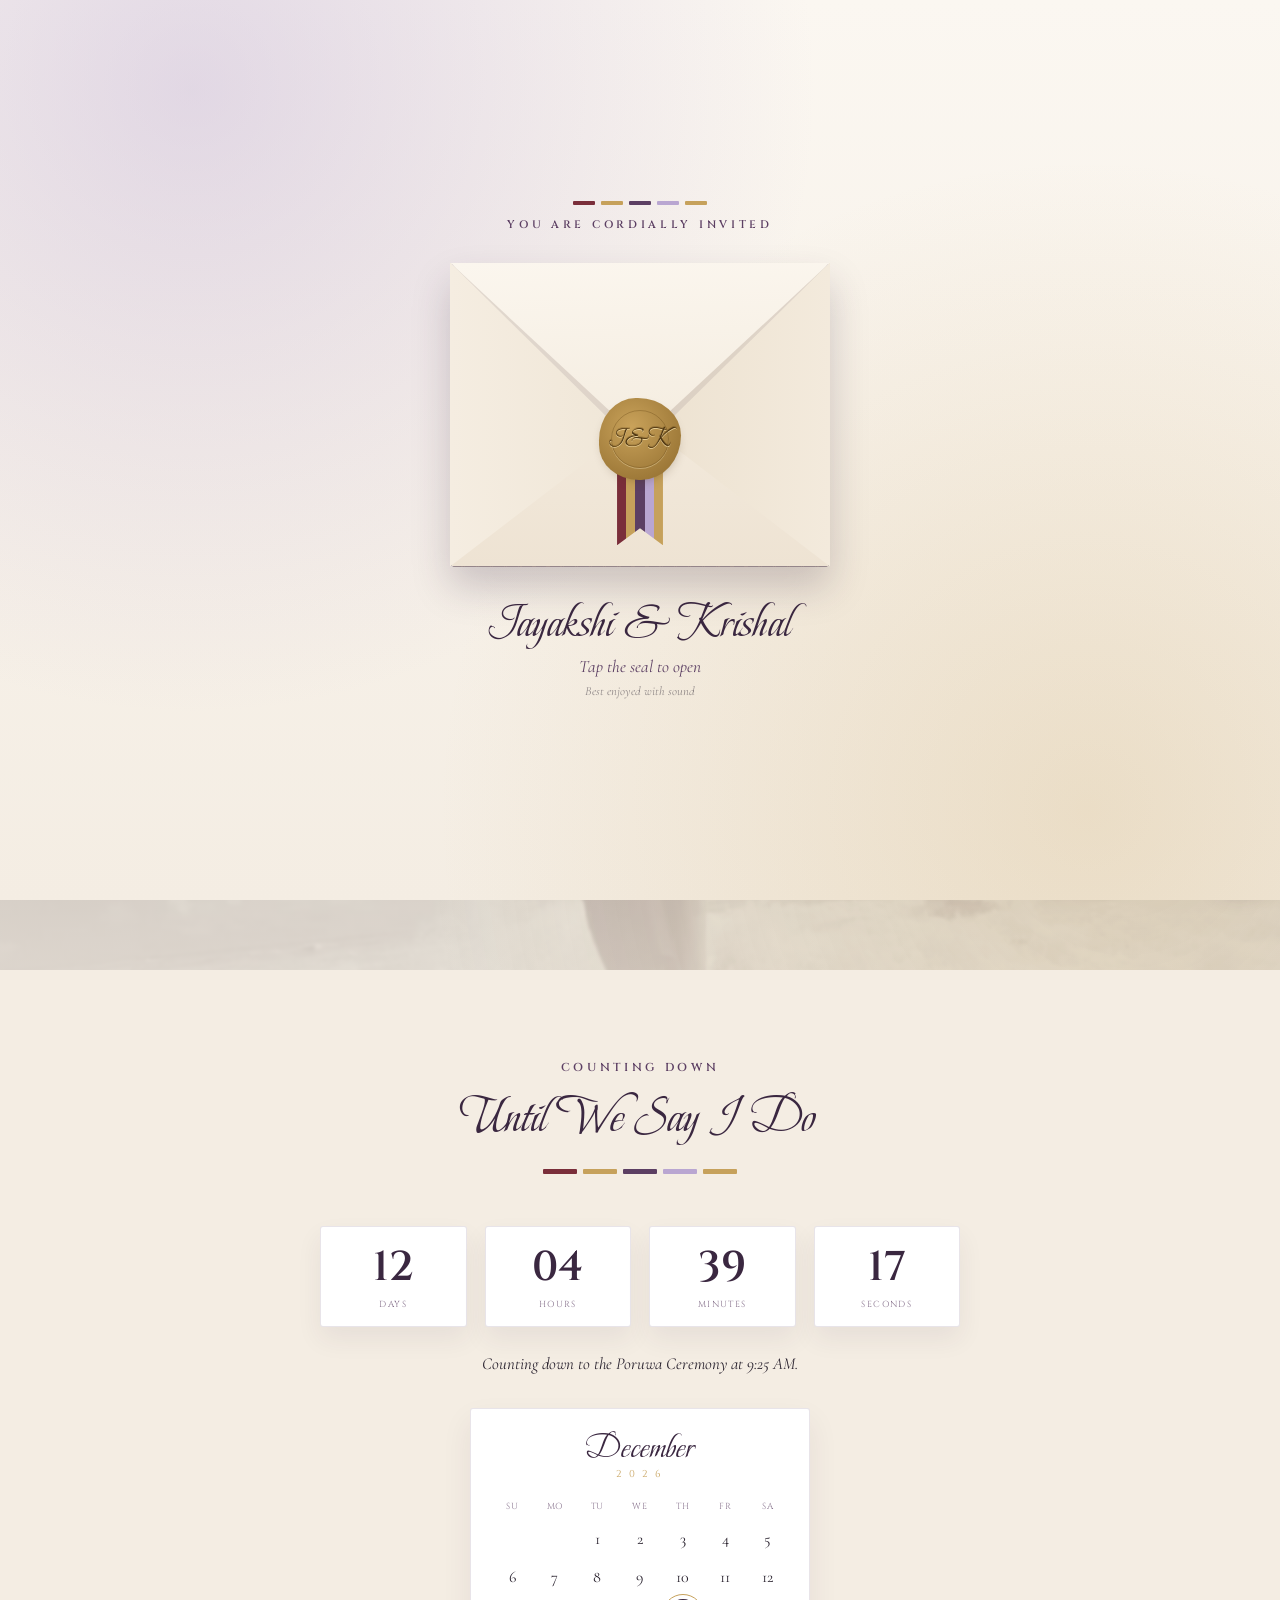
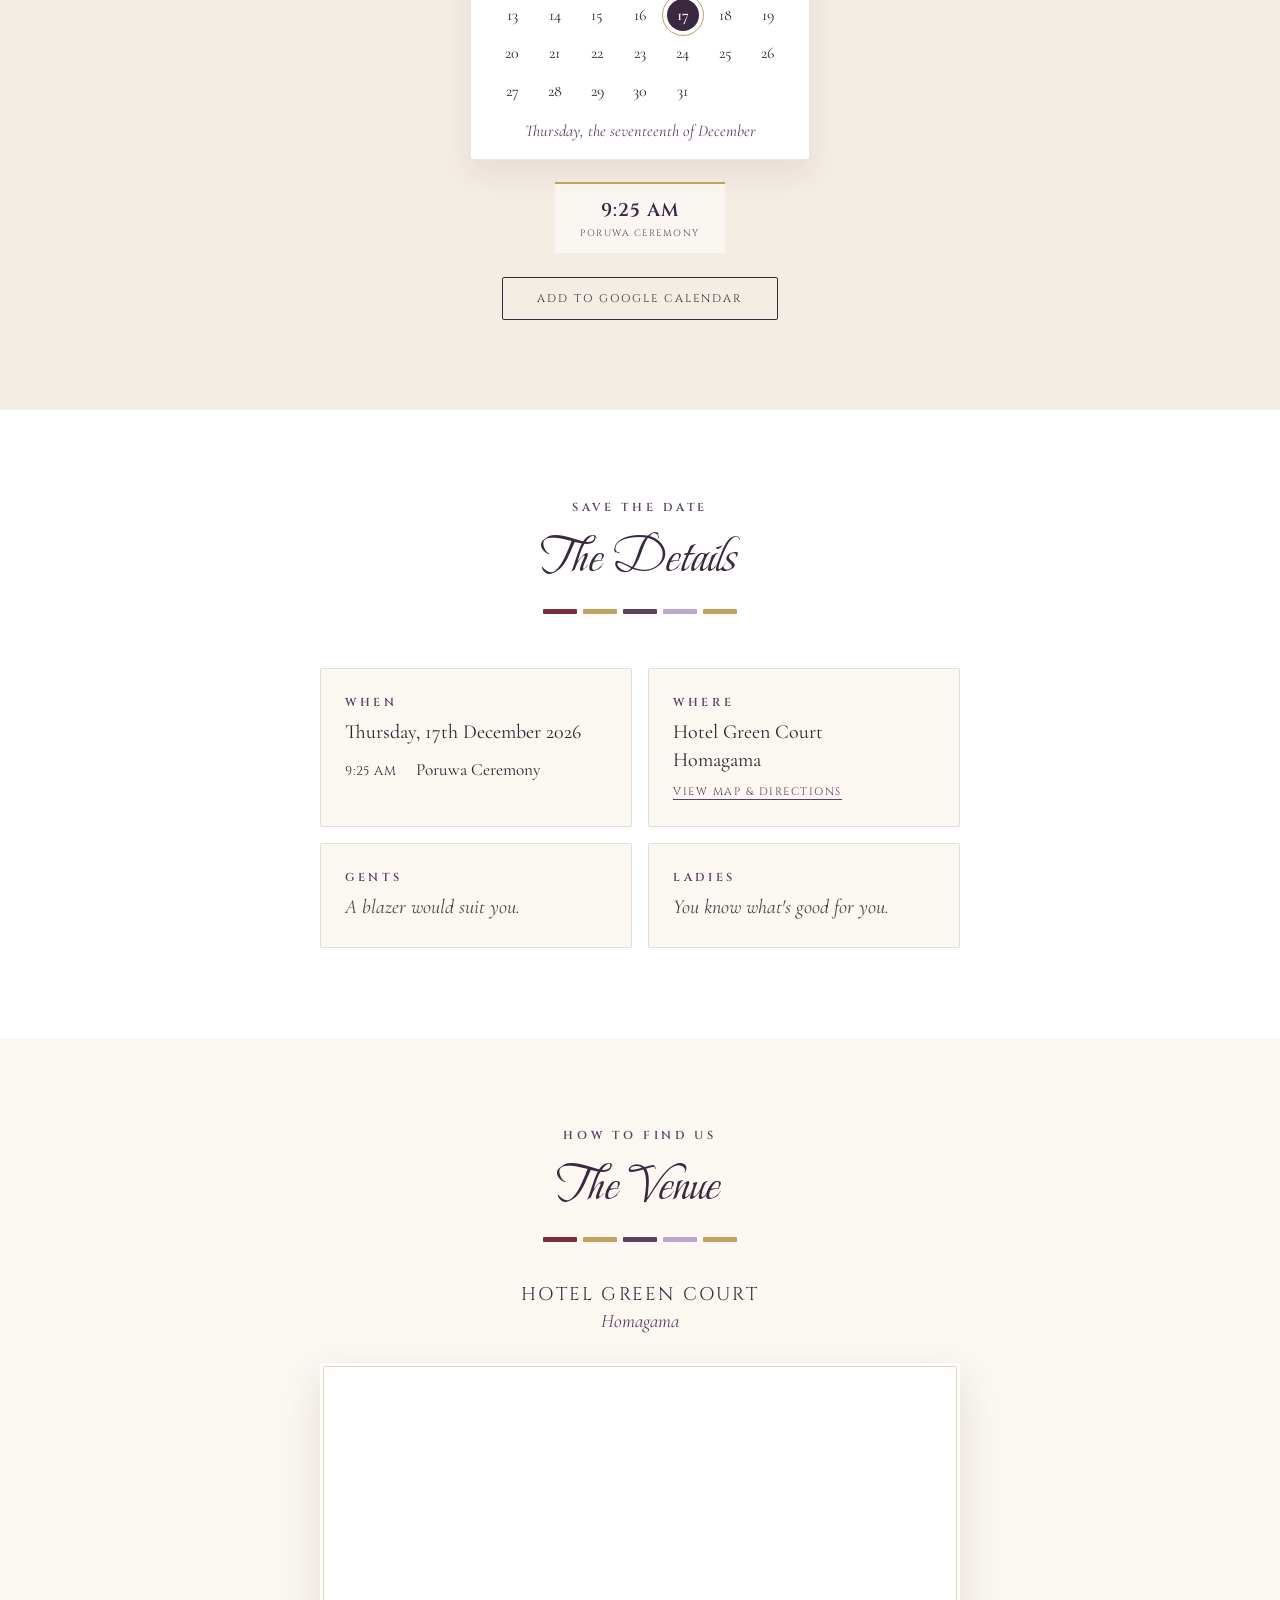
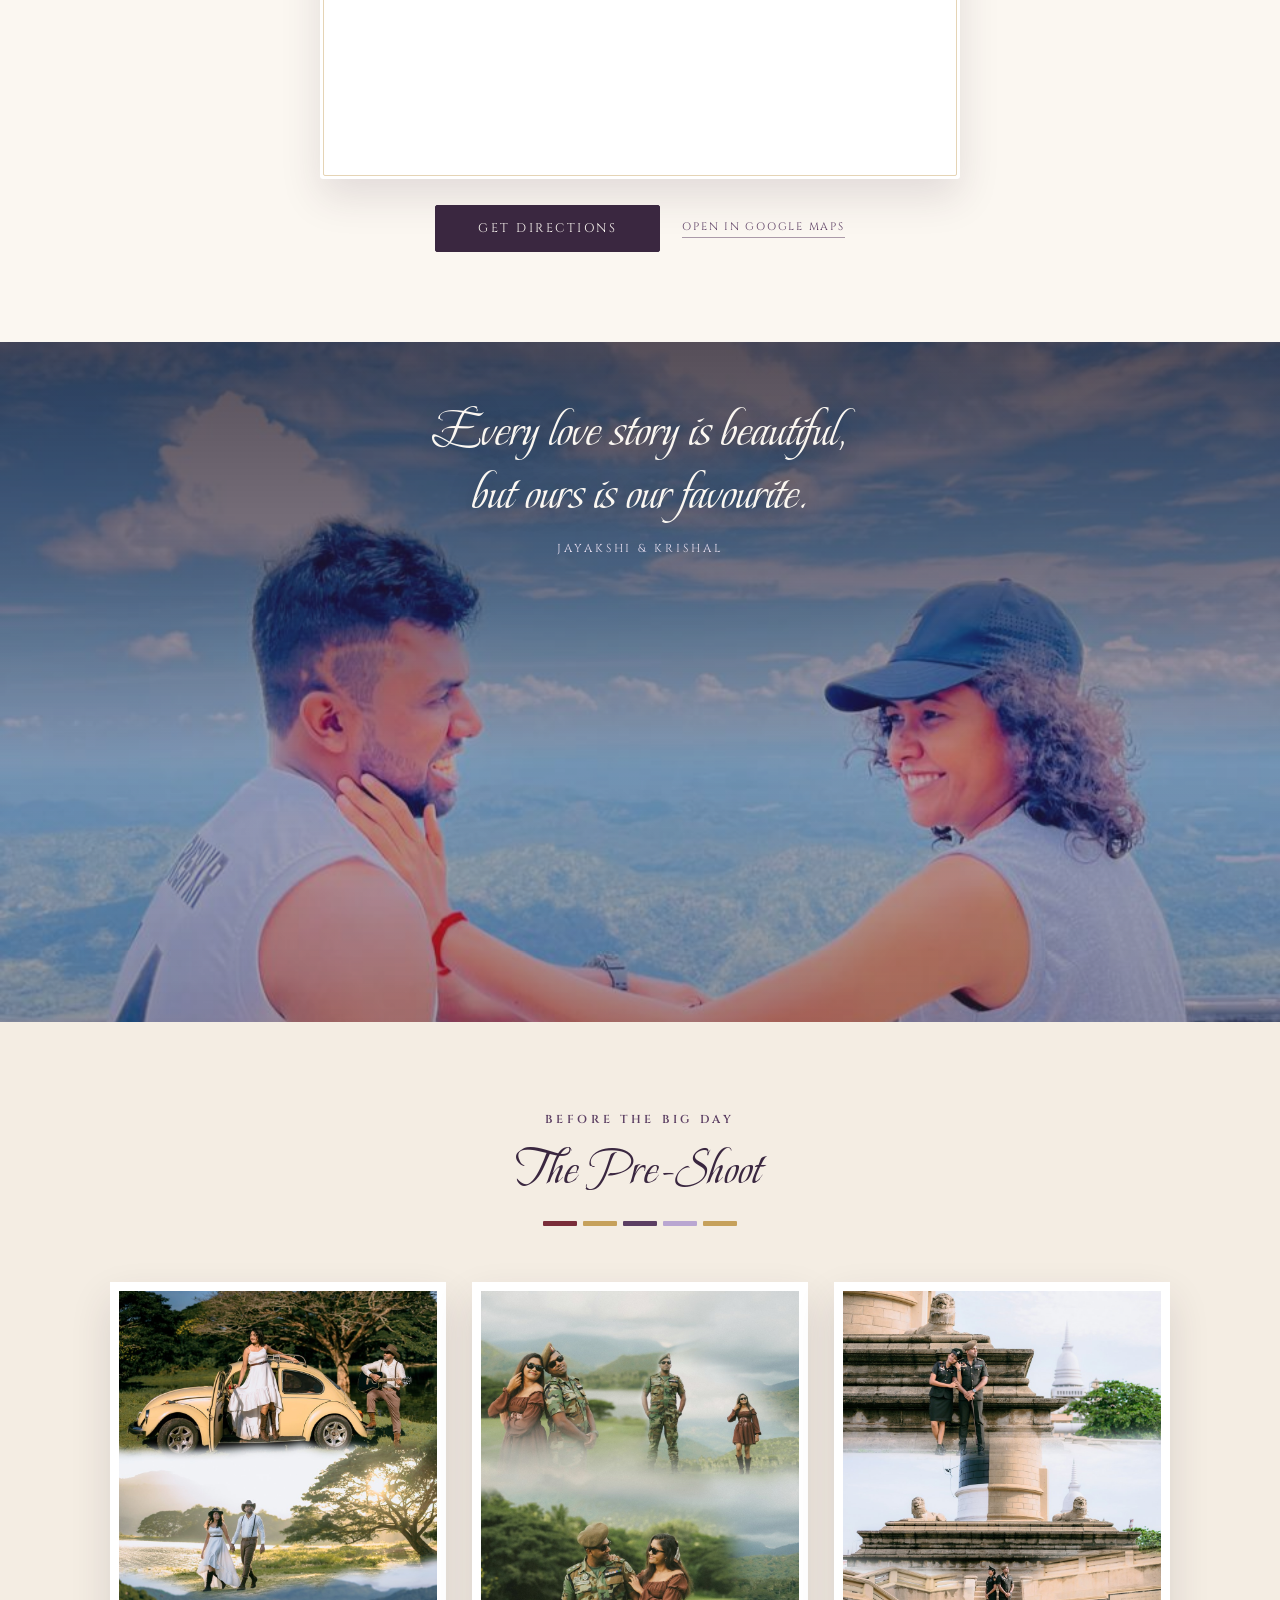
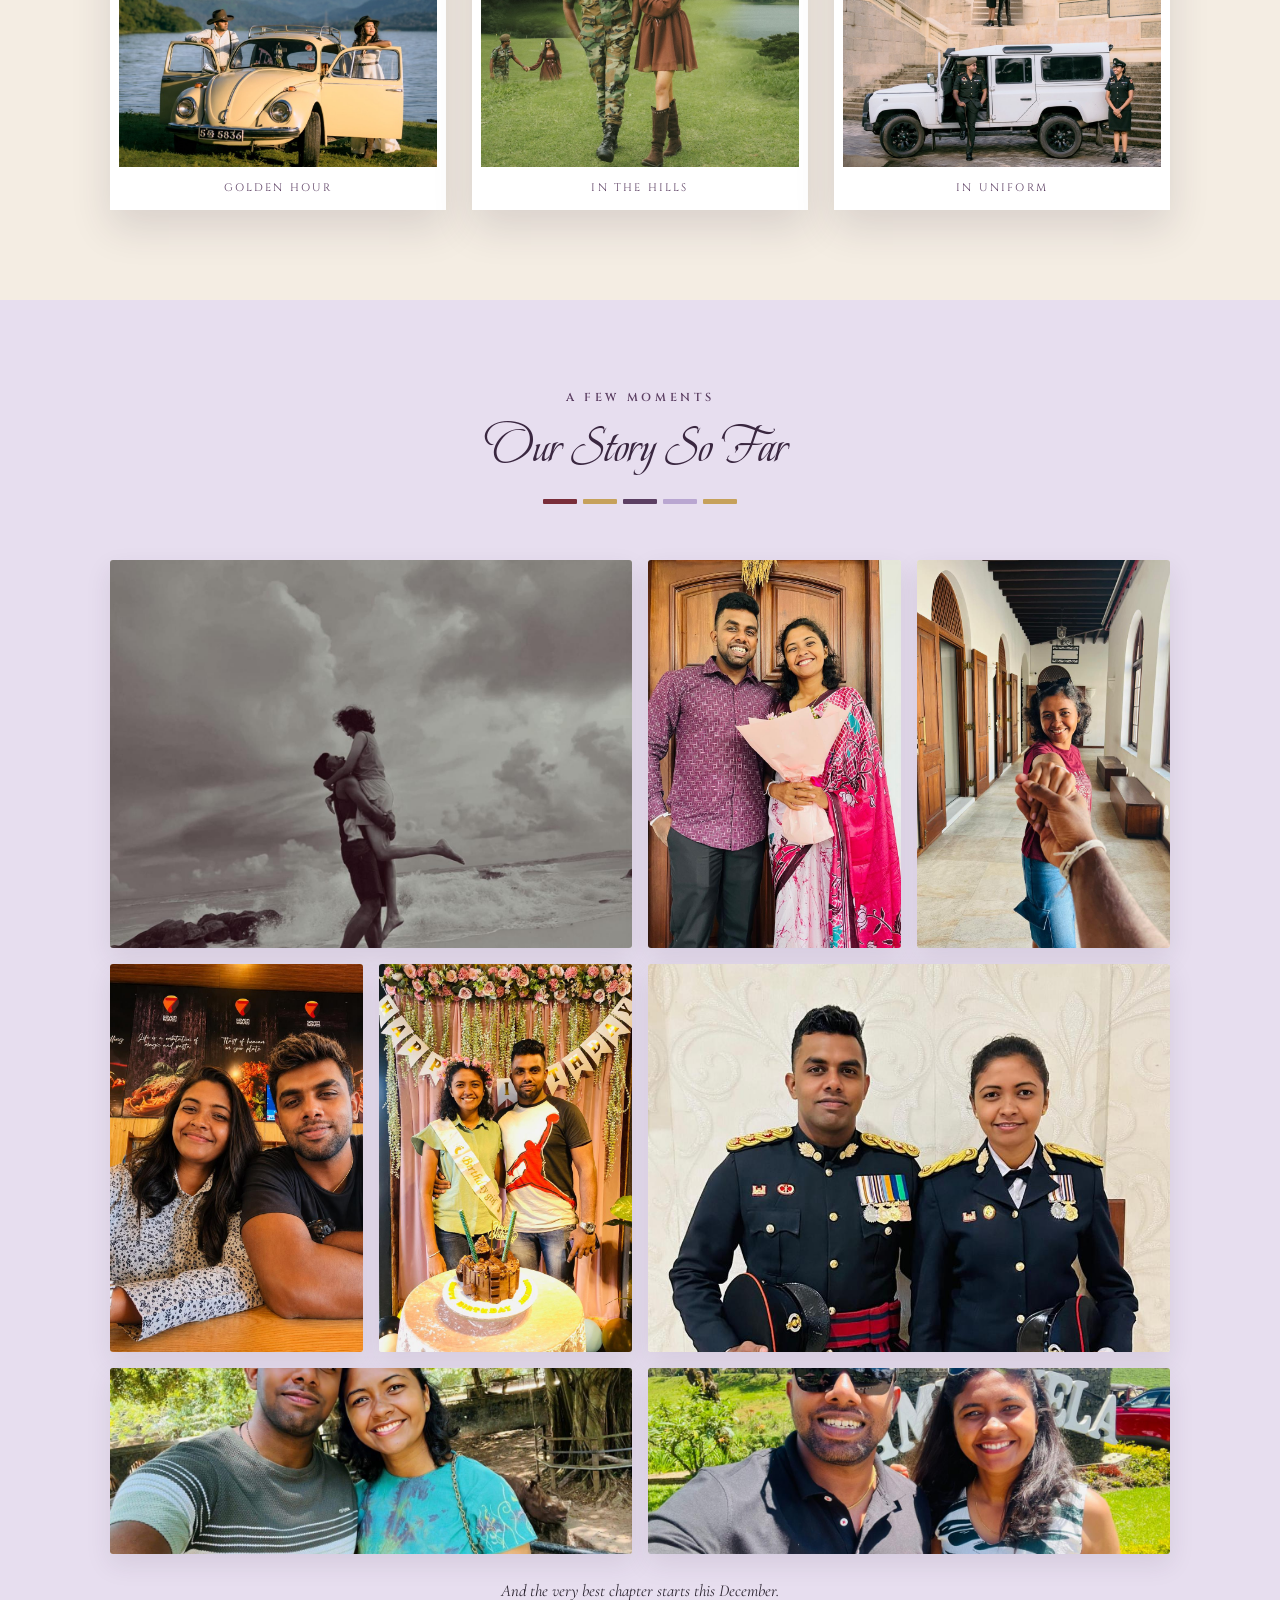
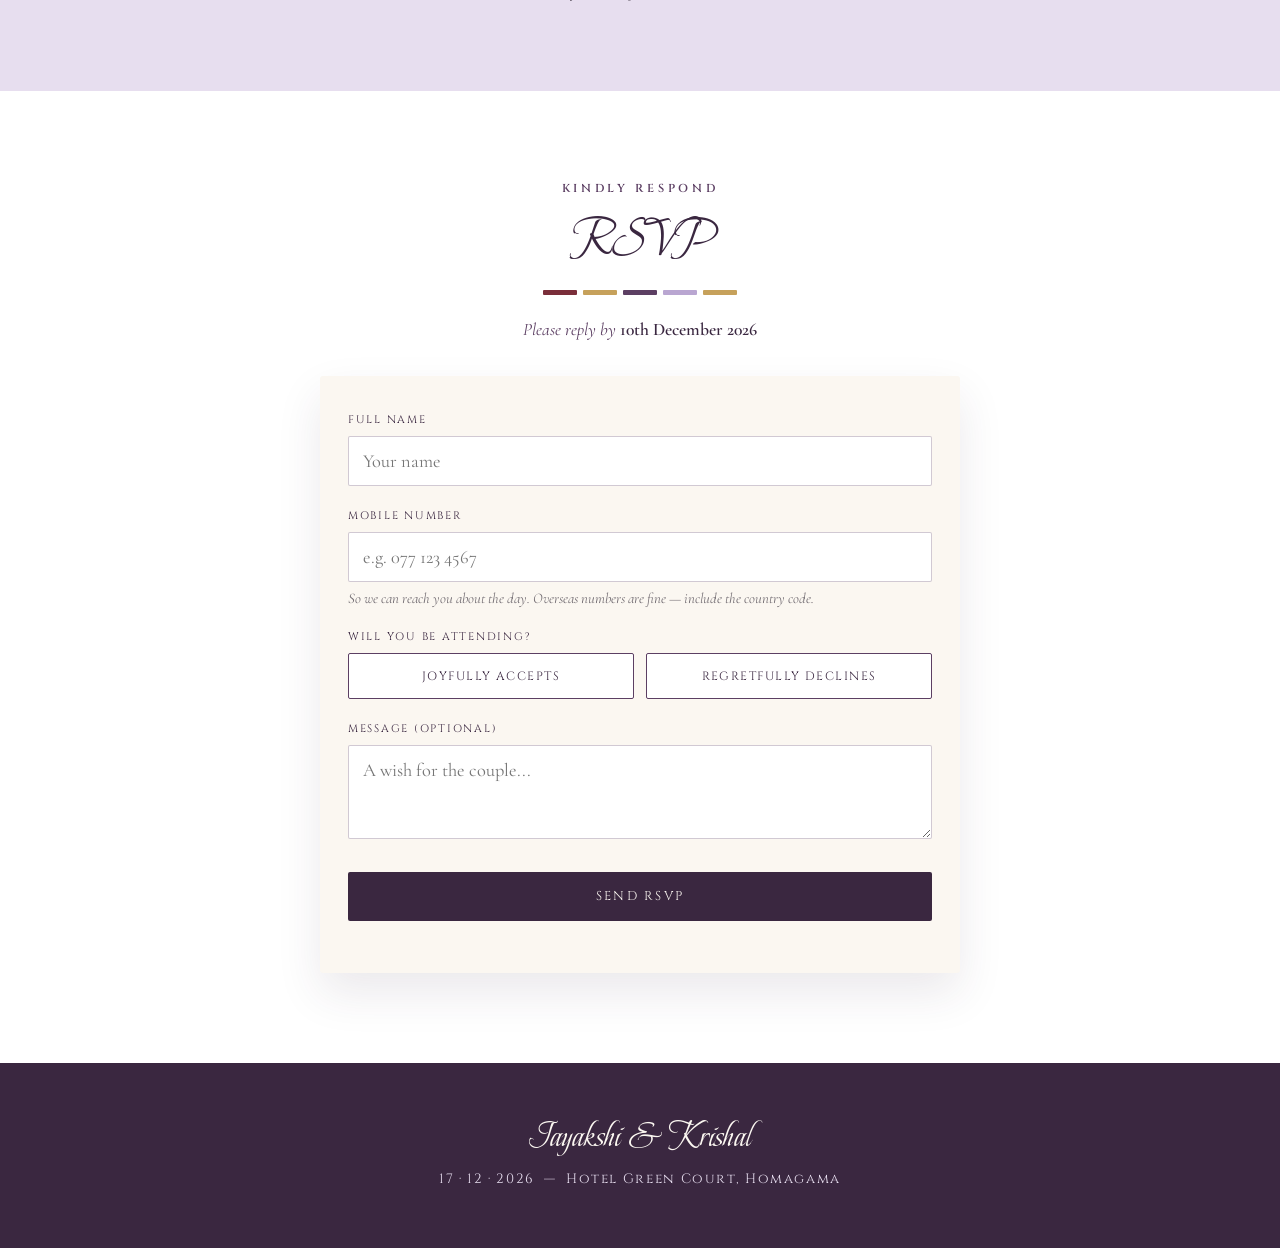
<file: index.html>
<!DOCTYPE html>
<html lang="en">
<head>
<meta charset="UTF-8">
<meta name="viewport" content="width=device-width, initial-scale=1.0">
<title>Jayakshi &amp; Krishal — 17th December 2026</title>
<meta name="description" content="You are cordially invited to the wedding of Jayakshi &amp; Krishal · Thursday, 17 December 2026 · Poruwa Ceremony 9:25 AM · Hotel Green Court, Homagama.">

<!-- Link preview (WhatsApp, Facebook, iMessage, Telegram, LinkedIn, X).
     Apps read these without running any JavaScript, so the preview is the
     same for every guest; a ?to= name only appears once the link is opened.
     URLs must be absolute. If the card changes, give it a NEW filename —
     apps cache previews per image URL and won't notice an edit in place. -->
<meta property="og:type" content="website">
<meta property="og:site_name" content="Jayakshi &amp; Krishal">
<meta property="og:title" content="Jayakshi &amp; Krishal are getting married">
<meta property="og:description" content="Thursday, 17 December 2026 · Poruwa Ceremony 9:25 AM · Hotel Green Court, Homagama. Tap to open your invitation.">
<meta property="og:url" content="https://openflowfun.github.io/wedding-invitation/">
<meta property="og:image" content="https://openflowfun.github.io/wedding-invitation/images/share-card-2.jpg">
<meta property="og:image:secure_url" content="https://openflowfun.github.io/wedding-invitation/images/share-card-2.jpg">
<meta property="og:image:type" content="image/jpeg">
<meta property="og:image:width" content="1200">
<meta property="og:image:height" content="630">
<meta property="og:image:alt" content="Wedding invitation card for Jayakshi &amp; Krishal, 17 December 2026, with an illustration of the couple">
<meta name="twitter:card" content="summary_large_image">
<meta name="twitter:title" content="Jayakshi &amp; Krishal are getting married">
<meta name="twitter:description" content="Thursday, 17 December 2026 · Poruwa Ceremony 9:25 AM · Hotel Green Court, Homagama.">
<meta name="twitter:image" content="https://openflowfun.github.io/wedding-invitation/images/share-card-2.jpg">
<meta name="theme-color" content="#FBF7F1">

<link rel="icon" type="image/svg+xml" href="images/favicon.svg">
<link rel="preconnect" href="https://fonts.googleapis.com">
<link rel="preconnect" href="https://fonts.gstatic.com" crossorigin>
<link href="https://fonts.googleapis.com/css2?family=Beau+Rivage&family=Cinzel:wght@500;600&family=Cormorant+Garamond:ital,wght@0,400;0,500;0,600;1,400&display=swap" rel="stylesheet">
<!-- ?v= must change on every deploy. GitHub Pages lets browsers reuse files
     for 10 minutes, so without a new version a returning visitor can get the
     new page with the OLD stylesheet — and a broken layout. -->
<link rel="stylesheet" href="css/style.css?v=2026111301">
</head>
<body>

<!-- Opening envelope. Stays invisible unless JS arms it, so the page is never
     locked behind an envelope that can't be opened. -->
<div class="intro" id="intro">
  <div class="intro-head">
    <div class="ribbon-divider"><span></span><span></span><span></span><span></span><span></span></div>
    <p class="intro-invited">You are cordially invited</p>
  </div>

  <button class="envelope" id="envelope" type="button" aria-label="Open your invitation">
    <span class="env-back"></span>
    <!-- The letter. ?to=Name in the link replaces "Our Beloved Guest". -->
    <span class="env-letter">
      <img class="letter-art" src="images/couple-illustration.webp" alt="">
      <span class="letter-kicker">The wedding of</span>
      <span class="letter-names">Jayakshi &amp; Krishal</span>
      <span class="letter-date">17 · 12 · 2026</span>
      <span class="letter-rule"></span>
      <span class="letter-dear">Dear,</span>
      <span class="letter-guest" id="letterGuest">Our Beloved Guest</span>
    </span>
    <span class="env-front"></span>
    <span class="env-flap-shadow"></span>
    <span class="env-flap"></span>
    <!-- Ribbon in the ribbon-divider colours, hanging from the seal like a
         medal ribbon — a nod to the two of you in service dress. -->
    <span class="env-ribbon"></span>
    <span class="env-seal"><span class="seal-mark">J&amp;K</span></span>
  </button>

  <div class="intro-foot">
    <p class="intro-names">Jayakshi &amp; Krishal</p>
    <p class="intro-tap">Tap the seal to open</p>
    <p class="intro-sound" id="introSound">Best enjoyed with sound</p>
  </div>
</div>

<audio id="bgMusic" loop preload="none" src="audio/music.mp3"></audio>

<button class="music-toggle muted" id="musicToggle" aria-label="Toggle music" aria-pressed="false">
  <span class="ring" aria-hidden="true"></span>
  <span class="ring" aria-hidden="true"></span>
  <svg class="icon-play" viewBox="0 0 24 24" aria-hidden="true"><path d="M12 3v10.55A4 4 0 1 0 14 17V7h4V3z"/></svg>
  <svg class="icon-mute" viewBox="0 0 24 24" aria-hidden="true"><path d="M12 3v10.55A4 4 0 1 0 14 17V7h4V3zM3.3 2.3 21.7 20.7l-1.4 1.4L1.9 3.7z"/></svg>
</button>

<div class="scroll-progress" id="scrollProgress"></div>

<div class="petal-field" aria-hidden="true">
  <span class="petal c1" style="left:6%;  --drift:30px; width:12px; height:12px; animation-duration:14s; animation-delay:0s;"></span>
  <span class="petal c2" style="left:16%; --drift:-22px; width:9px;  height:9px;  animation-duration:11s; animation-delay:2.5s;"></span>
  <span class="petal c3" style="left:28%; --drift:18px; width:16px; height:16px; animation-duration:17s; animation-delay:1s;"></span>
  <span class="petal c1" style="left:41%; --drift:-28px; width:11px; height:11px; animation-duration:13s; animation-delay:4s;"></span>
  <span class="petal c2" style="left:54%; --drift:24px; width:14px; height:14px; animation-duration:16s; animation-delay:0.5s;"></span>
  <span class="petal c3" style="left:66%; --drift:-16px; width:10px; height:10px; animation-duration:12s; animation-delay:3.5s;"></span>
  <span class="petal c1" style="left:78%; --drift:26px; width:15px; height:15px; animation-duration:18s; animation-delay:1.8s;"></span>
  <span class="petal c2" style="left:88%; --drift:-20px; width:12px; height:12px; animation-duration:14.5s; animation-delay:5s;"></span>
  <span class="petal c3" style="left:95%; --drift:20px; width:9px;  height:9px;  animation-duration:11.5s; animation-delay:2.2s;"></span>
  <span class="petal c1" style="left:35%; --drift:14px; width:8px;  height:8px;  animation-duration:10.5s; animation-delay:6.2s;"></span>
</div>

<div class="topbar">
  <a href="#home" class="monogram">J&nbsp;&amp;&nbsp;K</a>
  <button class="hamburger" id="hamburgerBtn" aria-label="Open menu">
    <span></span><span></span><span></span>
  </button>
</div>

<div class="scrim" id="scrim"></div>
<nav class="menu-panel" id="menuPanel">
  <a href="#home" data-close>Home</a>
  <a href="#countdown" data-close>Countdown</a>
  <a href="#details" data-close>Details</a>
  <a href="#location" data-close>Venue</a>
  <a href="#preshoot" data-close>Pre-Shoot</a>
  <a href="#gallery" data-close>Gallery</a>
  <a href="#rsvp" data-close>RSVP</a>
  <a id="dashboardLink">Dashboard</a>
</nav>

<section class="hero" id="home">
  <div class="hero-bg" aria-hidden="true">
    <img src="images/couple-beach.jpg" alt="">
  </div>
  <!-- hero-step + --i: after the envelope opens, these rise in one by one. -->
  <div class="hero-eyebrow eyebrow hero-step" style="--i:0">Together with their families</div>
  <h1 class="hero-step" style="--i:1">Jayakshi <span class="amp">&amp;</span> Krishal</h1>
  <div class="hero-sub hero-step" style="--i:2">are getting married</div>
  <div class="couple-img-wrap" id="heroImg">
    <!-- Hero video. JS starts it from the beginning as the envelope opens, and
         pauses it when scrolled out of view. The poster shows until it plays —
         and stays for anyone who asks for reduced motion, or whose phone blocks
         autoplay (e.g. iPhone Low Power Mode). Muted: the music plays instead. -->
    <div class="couple-photo hero-step" style="--i:3">
      <span class="video-clip">
        <video id="heroVideo" src="video/hero.mp4" poster="video/hero-poster.jpg"
               muted loop playsinline preload="auto" disablepictureinpicture disableremoteplayback
               aria-label="Animation of Jayakshi and Krishal walking beneath an arch of raised swords as petals fall"></video>
      </span>
    </div>
  </div>
  <div class="hero-date hero-step" style="--i:4">17th December 2026</div>
  <div class="hero-venue hero-step" style="--i:5">Hotel Green Court, Homagama</div>
  <a href="#rsvp" class="cta-btn hero-step" style="--i:6">RSVP</a>
  <div class="scroll-cue" aria-hidden="true"><span>Scroll</span><span class="line"></span></div>
</section>

<section class="countdown" id="countdown">
  <div class="section-inner">
    <div class="eyebrow reveal">Counting down</div>
    <div class="section-title reveal">Until We Say I Do</div>
    <div class="ribbon-divider reveal"><span></span><span></span><span></span><span></span><span></span></div>

    <div class="countdown-grid reveal reveal-delay-1" id="countdownGrid">
      <div class="count-cell"><span class="count-num" id="cdDays">—</span><span class="count-lbl">Days</span></div>
      <div class="count-cell"><span class="count-num" id="cdHours">—</span><span class="count-lbl">Hours</span></div>
      <div class="count-cell"><span class="count-num" id="cdMins">—</span><span class="count-lbl">Minutes</span></div>
      <div class="count-cell"><span class="count-num" id="cdSecs">—</span><span class="count-lbl">Seconds</span></div>
    </div>

    <p class="countdown-note reveal reveal-delay-2" id="countdownNote">Counting down to the Poruwa Ceremony at 9:25 AM.</p>

    <!-- Month card. The grid is static, generated from the real calendar, so
         it needs no JavaScript and can never draw the wrong weekday. -->
    <div class="cal-card reveal">
      <div class="cal-head">
        <span class="cal-month">December</span>
        <span class="cal-year">2 0 2 6</span>
      </div>
      <div class="cal-grid" aria-hidden="true">
        <span class="cal-dow">Su</span><span class="cal-dow">Mo</span><span class="cal-dow">Tu</span><span class="cal-dow">We</span><span class="cal-dow">Th</span><span class="cal-dow">Fr</span><span class="cal-dow">Sa</span>
        <span></span><span></span><span>1</span><span>2</span><span>3</span><span>4</span><span>5</span>
        <span>6</span><span>7</span><span>8</span><span>9</span><span>10</span><span>11</span><span>12</span>
        <span>13</span><span>14</span><span>15</span><span>16</span><span class="is-wedding">17</span><span>18</span><span>19</span>
        <span>20</span><span>21</span><span>22</span><span>23</span><span>24</span><span>25</span><span>26</span>
        <span>27</span><span>28</span><span>29</span><span>30</span><span>31</span>
      </div>
      <p class="cal-caption">Thursday, the seventeenth of December</p>
    </div>

    <div class="day-times reveal reveal-delay-1">
      <div class="day-time"><span class="dt-time">9:25 AM</span><span class="dt-label">Poruwa Ceremony</span></div>
    </div>

    <div class="cal-actions reveal reveal-delay-2">
      <a class="calendar-btn" id="calendarBtn" href="#" target="_blank" rel="noopener">Add to Google Calendar</a>
    </div>
  </div>
</section>

<section class="details" id="details">
  <div class="section-inner">
    <div class="eyebrow reveal">Save the date</div>
    <div class="section-title reveal">The Details</div>
    <div class="ribbon-divider reveal"><span></span><span></span><span></span><span></span><span></span></div>
    <div class="detail-cards">
      <div class="detail-card reveal">
        <span class="eyebrow">When</span>
        <p>Thursday, 17th December 2026</p>
        <ul class="when-times">
          <li><span>9:25 AM</span> Poruwa Ceremony</li>
        </ul>
      </div>
      <div class="detail-card reveal reveal-delay-1">
        <span class="eyebrow">Where</span>
        <p>Hotel Green Court<br>Homagama</p>
        <a class="venue-link" href="#location">View Map &amp; Directions</a>
      </div>
      <div class="detail-card reveal reveal-delay-2">
        <span class="eyebrow">Gents</span>
        <p class="dress-note">A blazer would suit you.</p>
      </div>
      <div class="detail-card reveal reveal-delay-3">
        <span class="eyebrow">Ladies</span>
        <p class="dress-note">You know what's good for you.</p>
      </div>
    </div>
  </div>
</section>

<section class="location" id="location">
  <div class="section-inner">
    <div class="eyebrow reveal">How to find us</div>
    <div class="section-title reveal">The Venue</div>
    <div class="ribbon-divider reveal"><span></span><span></span><span></span><span></span><span></span></div>

    <p class="venue-name reveal reveal-delay-1">Hotel Green Court</p>
    <p class="venue-town reveal reveal-delay-1">Homagama</p>

    <!--
      Keyless Google Maps embed — no API key or billing account needed.

      The pin is placed by COORDINATES, not by name, with the label in
      parentheses. A name search does not reliably render a marker, which
      would leave guests staring at a map of Homagama with nothing on it.
      Coordinates always drop a pin exactly where it is told to.

      To move the pin, change the numbers below AND the `destination=` on
      the Get Directions button so the two never disagree.
    -->
    <div class="map-frame reveal reveal-delay-2">
      <iframe
        src="https://maps.google.com/maps?q=6.8475291,79.9944897(Hotel+Green+Court)&z=17&output=embed"
        title="Map showing Hotel Green Court, Homagama"
        loading="lazy"
        referrerpolicy="no-referrer-when-downgrade"
        allowfullscreen></iframe>
    </div>

    <div class="map-actions reveal reveal-delay-3">
      <a class="cta-btn" href="https://www.google.com/maps/dir/?api=1&destination=6.8475291,79.9944897" target="_blank" rel="noopener">Get Directions</a>
      <a class="map-secondary" href="https://www.google.com/maps/search/?api=1&query=Hotel+Green+Court+Homagama" target="_blank" rel="noopener">Open in Google Maps</a>
    </div>
  </div>
</section>

<!-- Cinematic full-bleed band -->
<section class="band" id="band">
  <div class="band-media" id="bandMedia">
    <img src="images/couple-mountains.jpg" alt="Jayakshi and Krishal overlooking the hills" loading="lazy">
  </div>
  <div class="band-inner">
    <div class="band-quote script reveal">Every love story is beautiful,<br>but ours is our favourite.</div>
    <div class="band-sub reveal reveal-delay-1">Jayakshi &amp; Krishal</div>
  </div>
</section>

<section class="preshoot" id="preshoot">
  <div class="section-inner wide">
    <div class="eyebrow reveal">Before the big day</div>
    <div class="section-title reveal">The Pre-Shoot</div>
    <div class="ribbon-divider reveal"><span></span><span></span><span></span><span></span><span></span></div>

    <!--
      Each image is a finished collage, so it is always shown WHOLE (never
      cropped). Desktop: three side by side. Phones: a swipeable row, one at a
      time with the next peeking in. Tap any to open it full-screen.
      data-caption is the short title shown under it and in the full-screen view.
    -->
    <div class="preshoot-track reveal reveal-delay-1" id="preshootTrack">
      <figure class="preshoot-card">
        <img src="images/preshoot-1.jpg" width="1001" height="1500" loading="lazy" data-caption="Golden Hour"
             alt="Jayakshi in a white dress and Krishal with a guitar beside a cream vintage Beetle by a lake">
        <figcaption>Golden Hour</figcaption>
      </figure>
      <figure class="preshoot-card">
        <img src="images/preshoot-2.jpg" width="1001" height="1500" loading="lazy" data-caption="In the Hills"
             alt="Krishal in camouflage uniform and Jayakshi in a brown dress walking across green hills">
        <figcaption>In the Hills</figcaption>
      </figure>
      <figure class="preshoot-card">
        <img src="images/preshoot-3.jpg" width="1001" height="1500" loading="lazy" data-caption="In Uniform"
             alt="Jayakshi and Krishal in service uniform at a monument, and beside a white Land Rover">
        <figcaption>In Uniform</figcaption>
      </figure>
    </div>
    <div class="preshoot-dots" id="preshootDots" aria-hidden="true"><span class="on"></span><span></span><span></span></div>
  </div>
</section>

<section class="gallery" id="gallery">
  <div class="section-inner wide">
    <div class="eyebrow reveal">A few moments</div>
    <div class="section-title reveal">Our Story So Far</div>
    <div class="ribbon-divider reveal"><span></span><span></span><span></span><span></span><span></span></div>

    <!--
      Mosaic tiles. Size classes: "big" = 2x2, "tall" = 1x2, "wide" = 2x1,
      no class = 1x1. The current order — 2 big, 4 tall, 2 wide (20 cells) —
      tiles perfectly with no gaps on both the 4-column (desktop) and
      2-column (mobile) grids. If you add or remove photos, keep the total
      cell count a multiple of 4 so the mosaic stays flush.
      The alt text doubles as the hover caption and lightbox caption.
    -->
    <div class="gallery-grid">
      <div class="gallery-item big reveal">
        <img src="images/couple-beach.jpg" alt="Just the two of us, by the sea" loading="lazy">
        <div class="gallery-caption">Just the two of us, by the sea</div>
      </div>
      <div class="gallery-item tall reveal reveal-delay-1">
        <img src="images/couple-bouquet.jpg" alt="The day we said yes" loading="lazy">
        <div class="gallery-caption">The day we said yes</div>
      </div>
      <div class="gallery-item tall reveal reveal-delay-2">
        <img src="images/couple-corridor.jpg" alt="Come along with me" loading="lazy">
        <div class="gallery-caption">Come along with me</div>
      </div>
      <div class="gallery-item tall reveal reveal-delay-3">
        <img src="images/couple-cafe.jpg" alt="Slow afternoons together" loading="lazy">
        <div class="gallery-caption">Slow afternoons together</div>
      </div>
      <div class="gallery-item tall reveal reveal-delay-4">
        <img src="images/couple-birthday.jpg" alt="Celebrating another year" loading="lazy">
        <div class="gallery-caption">Celebrating another year</div>
      </div>
      <div class="gallery-item big reveal reveal-delay-5">
        <img class="focus-top" src="images/couple-uniform.jpg" alt="In service dress, side by side" loading="lazy">
        <div class="gallery-caption">In service dress, side by side</div>
      </div>
      <div class="gallery-item wide reveal reveal-delay-5">
        <img src="images/couple-zoo.jpg" alt="Wandering, as always" loading="lazy">
        <div class="gallery-caption">Wandering, as always</div>
      </div>
      <div class="gallery-item wide reveal reveal-delay-6">
        <img src="images/couple-hills.jpg" alt="Up in the hills" loading="lazy">
        <div class="gallery-caption">Up in the hills</div>
      </div>
    </div>
    <p class="gallery-note reveal">And the very best chapter starts this December.</p>
  </div>
</section>

<section class="rsvp" id="rsvp">
  <div class="section-inner">
    <div class="eyebrow reveal">Kindly respond</div>
    <div class="section-title reveal">RSVP</div>
    <div class="ribbon-divider reveal"><span></span><span></span><span></span><span></span><span></span></div>
    <p class="rsvp-deadline reveal">Please reply by <strong>10th December 2026</strong></p>

    <form class="rsvp-form reveal" id="rsvpForm">
      <div class="field">
        <label for="guestName">Full Name</label>
        <input type="text" id="guestName" placeholder="Your name" autocomplete="name" required>
      </div>

      <div class="field">
        <label for="guestPhone">Mobile Number</label>
        <input type="tel" id="guestPhone" placeholder="e.g. 077 123 4567" autocomplete="tel" inputmode="tel" required>
        <p class="field-hint">So we can reach you about the day. Overseas numbers are fine — include the country code.</p>
      </div>

      <div class="field">
        <label>Will you be attending?</label>
        <div class="toggle-group">
          <button type="button" class="toggle-btn yes-btn" data-val="yes">Joyfully Accepts</button>
          <button type="button" class="toggle-btn no-btn" data-val="no">Regretfully Declines</button>
        </div>
      </div>

      <div class="field guests-field" id="guestsField">
        <label for="guestCount">Number of Guests (including you)</label>
        <div class="stepper">
          <button type="button" class="step-btn" id="guestMinus" aria-label="One fewer guest">−</button>
          <input type="number" id="guestCount" value="1" min="1" max="20" inputmode="numeric">
          <button type="button" class="step-btn" id="guestPlus" aria-label="One more guest">+</button>
        </div>
      </div>

      <!-- Only asked of guests who are coming; shown with the guest count. -->
      <div class="field guests-field" id="liquorField">
        <label id="liquorLabel">Will you be having alcohol?</label>
        <div class="toggle-group choice-group" role="group" aria-labelledby="liquorLabel">
          <button type="button" class="choice-btn liquor-btn" data-val="yes" aria-pressed="false"><span class="choice-emoji" aria-hidden="true">🥃</span> Yes</button>
          <button type="button" class="choice-btn liquor-btn" data-val="no" aria-pressed="false"><span class="choice-emoji" aria-hidden="true">🥤</span> No</button>
        </div>
        <p class="field-hint">This helps us plan. Please answer for your whole party.</p>
      </div>

      <div class="field">
        <label for="guestMsg">Message (optional)</label>
        <textarea id="guestMsg" rows="3" placeholder="A wish for the couple..."></textarea>
      </div>

      <button type="submit" class="submit-btn" id="submitBtn">Send RSVP</button>
      <div class="form-msg" id="formMsg"></div>
    </form>

    <div class="success-panel" id="successPanel">
      <div class="check">✓</div>
      <div class="script" id="successTitle">Thank you</div>
      <p style="margin-top:8px; font-size:1.1rem;" id="successText">Your response has been received. We can't wait to celebrate with you.</p>
    </div>
  </div>
</section>

<footer>
  <div class="script reveal">Jayakshi &amp; Krishal</div>
  <p class="reveal reveal-delay-1">17 · 12 · 2026 &nbsp;—&nbsp; Hotel Green Court, Homagama</p>
</footer>

<!-- Gallery Lightbox -->
<div class="lightbox" id="lightbox">
  <button class="lightbox-close" id="lightboxClose" aria-label="Close">✕</button>
  <button class="lightbox-nav prev" id="lightboxPrev" aria-label="Previous photo">‹</button>
  <button class="lightbox-nav next" id="lightboxNext" aria-label="Next photo">›</button>
  <div class="lightbox-inner">
    <img id="lightboxImg" alt="">
    <div class="lightbox-caption" id="lightboxCaption"></div>
    <div class="lightbox-count" id="lightboxCount"></div>
  </div>
</div>

<!-- Dashboard Modal -->
<div class="modal-scrim" id="dashScrim">
  <div class="modal">
    <button class="modal-close" id="dashClose" aria-label="Close dashboard">✕</button>

    <div id="passGate" class="passcode-box">
      <h2>Dashboard</h2>
      <p style="margin-bottom:16px; opacity:0.7;">Enter the passcode to view responses.</p>
      <input type="password" id="passInput" placeholder="Passcode" autocomplete="off">
      <button id="passSubmit">Enter</button>
      <div class="form-msg error" id="passError"></div>
    </div>

    <div id="dashContent" style="display:none;">
      <h2>Responses</h2>
      <div class="stats-row">
        <div class="stat"><div class="num" id="statTotal">0</div><div class="lbl">Responses</div></div>
        <div class="stat"><div class="num" id="statYes">0</div><div class="lbl">Attending</div></div>
        <div class="stat"><div class="num" id="statNo">0</div><div class="lbl">Not Attending</div></div>
        <div class="stat"><div class="num" id="statGuests">0</div><div class="lbl">Total Guests</div></div>
        <!-- Guests in parties that answered Yes to liquor — a figure for planning the bar. -->
        <div class="stat"><div class="num" id="statLiquor">0</div><div class="lbl">Liquor · Guests</div></div>
      </div>
      <div class="dash-toolbar">
        <button id="refreshBtn">Refresh</button>
        <button id="csvBtn">Download CSV</button>
        <span class="dash-filter">
          <button data-filter="all" class="active">All</button>
          <button data-filter="yes">Attending</button>
          <button data-filter="no">Not Attending</button>
        </span>
      </div>
      <div class="dash-table-wrap">
        <table id="dashTable">
          <thead>
            <tr><th>Name</th><th>Mobile</th><th>Status</th><th>Guests</th><th>Liquor</th><th>Message</th><th>Submitted</th></tr>
          </thead>
          <tbody id="dashBody"></tbody>
        </table>
      </div>
      <div class="empty-state" id="emptyState" style="display:none;">No responses yet.</div>
    </div>
  </div>
</div>

<script src="js/main.js?v=2026111301"></script>
</body>
</html>
</file>
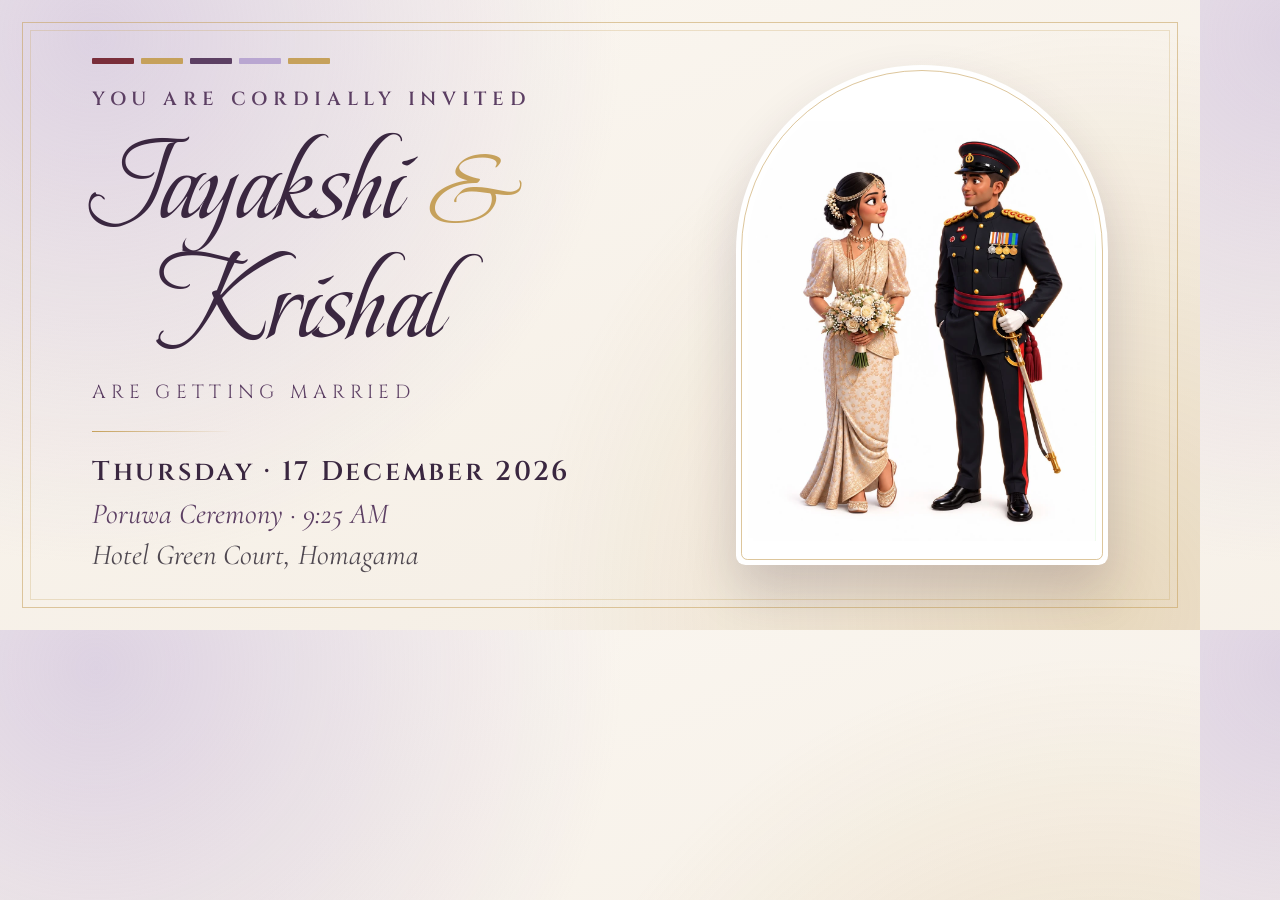
<file: design/share-card.html>
<!DOCTYPE html>
<!--
  Source for images/share-card.jpg — the preview image shown when the link is
  pasted into WhatsApp, Facebook, iMessage and similar apps.

  Not part of the site. If the names, date, time or venue change, edit this
  file and re-render it at exactly 1200 × 630 (see README → "Link preview").
-->
<html><head><meta charset="UTF-8">
<title>Share card</title>
<link href="https://fonts.googleapis.com/css2?family=Beau+Rivage&family=Cinzel:wght@500;600&family=Cormorant+Garamond:ital,wght@0,500;1,400;1,500&display=block" rel="stylesheet">
<style>
  :root{
    --cream:#FBF7F1; --cream-2:#F4EDE3; --plum:#5C3F63; --plum-deep:#3A2740;
    --lavender:#B9A6D1; --gold:#C6A15B; --burgundy:#7A2E3A; --ink:#2B2430;
  }
  *{ margin:0; padding:0; box-sizing:border-box; }
  html, body{ width:1200px; height:630px; overflow:hidden; }
  body{
    position:relative;
    background:
      radial-gradient(circle at 8% 6%, rgba(185,166,209,0.45), transparent 42%),
      radial-gradient(circle at 92% 96%, rgba(198,161,91,0.28), transparent 46%),
      linear-gradient(160deg, var(--cream) 0%, var(--cream-2) 100%);
    font-family:'Cormorant Garamond', serif; color:var(--ink);
  }
  .frame{ position:absolute; inset:22px; border:1.5px solid rgba(198,161,91,0.55); }
  .frame::after{ content:''; position:absolute; inset:7px; border:1px solid rgba(198,161,91,0.28); }

  .text{
    position:absolute; left:92px; top:0; bottom:0; width:600px;
    display:flex; flex-direction:column; justify-content:center;
  }
  .ribbon{ display:flex; gap:7px; margin-bottom:22px; }
  .ribbon span{ width:42px; height:6px; border-radius:1px; }
  .ribbon span:nth-child(1){ background:var(--burgundy); }
  .ribbon span:nth-child(2){ background:var(--gold); }
  .ribbon span:nth-child(3){ background:var(--plum); }
  .ribbon span:nth-child(4){ background:var(--lavender); }
  .ribbon span:nth-child(5){ background:var(--gold); }
  .eyebrow{
    font-family:'Cinzel', serif; font-weight:600;
    font-size:19px; letter-spacing:0.3em; text-transform:uppercase; color:var(--plum);
  }
  .names{
    margin-top:14px;
    font-family:'Beau Rivage', cursive; font-weight:400;
    font-size:122px; line-height:0.98; color:var(--plum-deep);
  }
  .names .amp{ color:var(--gold); font-size:0.8em; }
  .names .second{ display:block; padding-left:64px; }
  .sub{
    margin-top:14px;
    font-family:'Cinzel', serif; font-size:19px; letter-spacing:0.28em;
    text-transform:uppercase; color:var(--plum);
  }
  .rule{ width:140px; height:1.5px; margin:26px 0 22px;
    background:linear-gradient(90deg, var(--gold), transparent); }
  .date{
    font-family:'Cinzel', serif; font-weight:600; font-size:27px;
    letter-spacing:0.1em; color:var(--plum-deep);
  }
  .time, .venue{ font-style:italic; font-size:29px; color:var(--plum); margin-top:6px; }
  .venue{ color:var(--ink); opacity:0.82; }

  /* Arched frame, matching the site's hero */
  .arch{
    position:absolute; right:92px; top:50%; transform:translateY(-50%);
    width:372px; height:500px; padding:12px;
    background:#fff;
    border-radius:200px 200px 10px 10px;
    box-shadow:0 26px 50px rgba(58,39,64,0.20);
  }
  .arch::after{
    content:''; position:absolute; inset:5px;
    border:1.5px solid rgba(198,161,91,0.6);
    border-radius:196px 196px 7px 7px;
  }
  .arch img{
    width:100%; height:100%;
    object-fit:contain; object-position:center 78%;
    border-radius:190px 190px 5px 5px;
  }
</style></head>
<body>
  <div class="frame"></div>
  <div class="text">
    <div class="ribbon"><span></span><span></span><span></span><span></span><span></span></div>
    <div class="eyebrow">You are cordially invited</div>
    <div class="names">Jayakshi <span class="amp">&amp;</span><span class="second">Krishal</span></div>
    <div class="sub">are getting married</div>
    <div class="rule"></div>
    <div class="date">Thursday · 17 December 2026</div>
    <div class="time">Poruwa Ceremony · 9:25 AM</div>
    <div class="venue">Hotel Green Court, Homagama</div>
  </div>
  <div class="arch">
    <img src="../images/couple-illustration.webp" alt="">
  </div>
</body></html>
</file>
<file: css/style.css>
:root{
  --cream:#FBF7F1;
  --cream-2:#F4EDE3;
  --plum:#5C3F63;
  --plum-deep:#3A2740;
  --lavender:#B9A6D1;
  --lavender-soft:#E7DEEF;
  --gold:#C6A15B;
  --burgundy:#7A2E3A;
  --ink:#2B2430;
  --white:#FFFFFF;
}
*{box-sizing:border-box; margin:0; padding:0;}
html{scroll-behavior:smooth;}
body{
  font-family:'Cormorant Garamond', serif;
  background:var(--cream);
  color:var(--ink);
  -webkit-font-smoothing:antialiased;
  overflow-x:hidden;
}
a{color:inherit;}
img{display:block; max-width:100%;}
.eyebrow{
  font-family:'Cinzel', serif;
  font-size:0.72rem;
  letter-spacing:0.32em;
  text-transform:uppercase;
  color:var(--plum);
  font-weight:600;
}
.script{font-family:'Beau Rivage', cursive;}

/* ---------- Scroll progress ---------- */
.scroll-progress{
  position:fixed; top:0; left:0; height:3px; width:0%;
  background:linear-gradient(90deg, var(--gold), var(--plum));
  z-index:110; transition:width .1s linear;
}

/* ---------- Ribbon divider ---------- */
.ribbon-divider{
  display:flex; justify-content:center; align-items:center; gap:6px;
  margin:0 auto; width:fit-content; padding:14px 0;
}
.ribbon-divider span{
  display:block; width:34px; height:5px; border-radius:1px;
}
.ribbon-divider span:nth-child(1){background:var(--burgundy);}
.ribbon-divider span:nth-child(2){background:var(--gold);}
.ribbon-divider span:nth-child(3){background:var(--plum);}
.ribbon-divider span:nth-child(4){background:var(--lavender);}
.ribbon-divider span:nth-child(5){background:var(--gold);}
.ribbon-divider.light span:nth-child(1){background:var(--burgundy);}
.ribbon-divider.light span:nth-child(4){background:var(--lavender-soft);}

/* ---------- Nav ---------- */
.topbar{
  position:fixed; top:0; left:0; right:0; z-index:100;
  display:flex; align-items:center; justify-content:space-between;
  padding:16px 20px;
  background:rgba(251,247,241,0.88);
  backdrop-filter:blur(8px);
  border-bottom:1px solid rgba(92,63,99,0.12);
}
.monogram{
  font-family:'Beau Rivage', cursive;
  font-size:1.6rem;
  color:var(--plum-deep);
  text-decoration:none;
}
.hamburger{
  width:34px; height:34px;
  display:flex; flex-direction:column; align-items:center; justify-content:center; gap:5px;
  background:none; border:none; cursor:pointer;
}
.hamburger span{ width:22px; height:2px; background:var(--plum-deep); transition:transform .25s ease, opacity .25s ease;}
.hamburger.open span:nth-child(1){transform:translateY(7px) rotate(45deg);}
.hamburger.open span:nth-child(2){opacity:0;}
.hamburger.open span:nth-child(3){transform:translateY(-7px) rotate(-45deg);}

.menu-panel{
  position:fixed; top:0; right:0; height:100%; width:min(78vw,320px);
  background:var(--plum-deep);
  z-index:99;
  transform:translateX(100%);
  transition:transform .35s cubic-bezier(.65,0,.35,1);
  padding:100px 32px 32px;
  display:flex; flex-direction:column; gap:6px;
}
.menu-panel.open{ transform:translateX(0); }
.menu-panel a{
  font-family:'Cinzel', serif;
  font-size:0.85rem;
  letter-spacing:0.18em;
  text-transform:uppercase;
  color:var(--lavender-soft);
  text-decoration:none;
  padding:16px 0;
  border-bottom:1px solid rgba(255,255,255,0.1);
  cursor:pointer;
}
.menu-panel a:hover{ color:var(--gold); }
.scrim{
  position:fixed; inset:0; background:rgba(20,14,22,0.45);
  z-index:98; opacity:0; pointer-events:none; transition:opacity .3s ease;
}
.scrim.open{ opacity:1; pointer-events:auto; }

/* ---------- Hero ----------
   padding-bottom leaves a reserved lane at the bottom of the hero so the
   absolutely-positioned scroll cue can never sit on top of the RSVP button. */
.hero{
  position:relative;
  min-height:100vh;
  display:flex; flex-direction:column; align-items:center; justify-content:center;
  text-align:center;
  padding:110px 24px 130px;
  background:
    radial-gradient(circle at 12% 8%, rgba(185,166,209,0.35), transparent 42%),
    radial-gradient(circle at 88% 85%, rgba(198,161,91,0.18), transparent 45%),
    linear-gradient(180deg, var(--cream) 0%, var(--cream-2) 100%);
  overflow:hidden;
}
.hero > *{ position:relative; }

/* Full-bleed backdrop. Softened and veiled in cream so it reads as texture
   behind the invitation rather than competing with the arched portrait.
   Selected as `.hero > .hero-bg` so it beats the `.hero > *` rule above.
   Do NOT rewrite that rule as `.hero > *:not(.hero-bg)` — that outranks
   `.scroll-cue`, forcing the cue back into flow and off-centre.
   width/height are explicit because the hero is a column flex container:
   its align-items:center governs the horizontal axis and would otherwise
   shrink-wrap this absolutely-positioned child down to its content. */
.hero > .hero-bg{
  position:absolute; inset:0; z-index:0; overflow:hidden;
  width:100%; height:100%;
}
.hero-bg img{
  width:100%; height:100%;
  object-fit:cover; object-position:center 12%;
  filter:blur(1.5px) grayscale(0.15) contrast(1.04);
  transform:scale(1.08);   /* hides the soft edges the blur creates */
}
/* Veiled enough to keep the plum type readable, sheer enough that the photo
   still reads as a photo. The centre is left clearest, since that's where the
   arched portrait sits. */
.hero-bg::after{
  content:''; position:absolute; inset:0;
  background:
    radial-gradient(circle at 12% 8%, rgba(185,166,209,0.34), transparent 48%),
    radial-gradient(circle at 88% 85%, rgba(198,161,91,0.22), transparent 50%),
    linear-gradient(180deg,
      rgba(251,247,241,0.80) 0%,
      rgba(251,247,241,0.62) 34%,
      rgba(244,237,227,0.66) 68%,
      rgba(244,237,227,0.82) 100%);
}
.hero-eyebrow{ margin-bottom:18px; z-index:3; }
.hero h1{
  font-family:'Beau Rivage', cursive;
  font-weight:400;
  font-size:clamp(3.2rem, 13vw, 6rem);
  color:var(--plum-deep);
  line-height:1;
  z-index:3;
}
.hero .amp{ color:var(--gold); font-size:0.85em; }
.hero-sub{
  font-family:'Cinzel', serif;
  font-size:0.78rem;
  letter-spacing:0.28em;
  text-transform:uppercase;
  color:var(--plum);
  margin-top:14px;
  z-index:3;
}
/* Arched photo frame — the image sits BELOW the text layers (z-index 1) so
   nothing it does on scroll can ever obscure the date, venue or CTA. */
.couple-img-wrap{
  width:min(300px, 72%);
  margin:30px auto 22px;
  z-index:1;
  will-change:transform, opacity;
}
.couple-photo{
  position:relative;
  padding:10px;
  background:var(--white);
  border-radius:200px 200px 8px 8px;
  box-shadow:0 22px 44px rgba(58,39,64,0.20);
}
.couple-photo::after{
  content:''; position:absolute; inset:4px;
  border:1px solid rgba(198,161,91,0.55);
  border-radius:200px 200px 5px 5px;
  pointer-events:none;
}
.couple-photo img{
  width:100%; aspect-ratio:3/4; object-fit:cover; object-position:center 22%;
  border-radius:190px 190px 4px 4px;
}
/* Hero video in the arch. The clip is a separate wrapper because iPhones
   don't reliably round the corners of a <video> on its own. The source is a
   tall 9:16 clip; cropping it to the arch's 3:4 trims sky and carpet, and the
   45% anchor keeps the raised swords and the couple's feet both in frame. */
.video-clip{
  display:block; overflow:hidden; isolation:isolate;
  border-radius:190px 190px 4px 4px;
  background:#E9E2D6;
}
.video-clip video{
  display:block; width:100%; aspect-ratio:3/4;
  object-fit:cover; object-position:center 45%;
}

/* Staggered entrance after the envelope opens. .hero-pending is only ever
   added by JS when the envelope is shown, so without JS nothing is hidden.
   The transition lives on .hero-revealing alone so it can't override the
   RSVP button's own hover transitions afterwards. */
.hero.hero-pending .hero-step{ opacity:0; transform:translateY(18px); }
.hero.hero-pending .scroll-cue{ opacity:0; }
.hero.hero-revealing .hero-step{
  transition:opacity .9s ease, transform 1s cubic-bezier(.2,.7,.3,1);
  transition-delay:calc(var(--i, 0) * 150ms);
}
.hero.hero-revealing .scroll-cue{ transition:opacity .9s ease 1.2s; }
.hero-date{
  font-family:'Cinzel', serif;
  font-size:1.05rem;
  letter-spacing:0.14em;
  color:var(--ink);
  margin-top:4px;
  z-index:3;
}
.hero-venue{
  font-family:'Cormorant Garamond', serif;
  font-style:italic;
  font-size:1.15rem;
  color:var(--plum);
  margin-top:4px;
  z-index:3;
}
.cta-btn{
  display:inline-block;
  margin-top:26px;
  padding:14px 42px;
  background:var(--plum-deep);
  color:var(--cream);
  font-family:'Cinzel', serif;
  font-size:0.78rem;
  letter-spacing:0.2em;
  text-transform:uppercase;
  text-decoration:none;
  border-radius:2px;
  border:1px solid var(--plum-deep);
  cursor:pointer;
  z-index:3;
  transition:background .25s ease, color .25s ease, transform .25s ease;
}
.cta-btn:hover{ background:transparent; color:var(--plum-deep); transform:translateY(-2px); }

.scroll-cue{
  position:absolute; bottom:30px; left:50%; transform:translateX(-50%);
  display:flex; flex-direction:column; align-items:center; gap:8px;
  color:var(--plum); opacity:0.65; z-index:2; pointer-events:none;
}
.scroll-cue span{
  font-family:'Cinzel', serif; font-size:0.58rem; letter-spacing:0.24em; text-transform:uppercase;
}
.scroll-cue .line{
  width:1px; height:34px; background:linear-gradient(180deg, var(--plum), transparent);
  animation:cueMove 2s ease-in-out infinite;
  transform-origin:top;
}
@keyframes cueMove{
  0%{ transform:scaleY(0.2); opacity:0; }
  40%{ transform:scaleY(1); opacity:1; }
  100%{ transform:scaleY(1) translateY(12px); opacity:0; }
}
/* On short screens there is no room for the cue — drop it rather than crowd
   the button. */
@media (max-height:760px){ .scroll-cue{ display:none; } }

/* ---------- Section shell ---------- */
section{ padding:90px 24px; position:relative; }
.section-inner{ max-width:640px; margin:0 auto; text-align:center; }
.section-inner.wide{ max-width:1060px; }
.section-title{
  font-family:'Beau Rivage', cursive;
  font-size:clamp(2.4rem, 8vw, 3.2rem);
  color:var(--plum-deep);
  margin:8px 0 4px;
}

/* ---------- Details ---------- */
.details{ background:var(--white); }
.detail-cards{
  display:grid; grid-template-columns:1fr; gap:16px;
  margin-top:40px; text-align:left;
}
@media(min-width:640px){ .detail-cards{ grid-template-columns:1fr 1fr; } }
.detail-card{
  background:var(--cream);
  border:1px solid rgba(92,63,99,0.14);
  padding:26px 24px;
  border-radius:2px;
  transition:transform .3s ease, box-shadow .3s ease;
}
.detail-card:hover{ transform:translateY(-4px); box-shadow:0 16px 30px rgba(58,39,64,0.10); }
.detail-card .eyebrow{ margin-bottom:8px; display:block; }
.detail-card p{ font-size:1.25rem; line-height:1.4; }
.detail-card .venue-link{
  display:inline-block; margin-top:10px; font-family:'Cinzel', serif;
  font-size:0.68rem; letter-spacing:0.14em; text-transform:uppercase;
  color:var(--plum); text-decoration:none; border-bottom:1px solid var(--plum);
}
.dress-note{
  font-style:italic; color:var(--ink); opacity:0.85; font-size:1.1rem; margin-top:4px;
}

/* ---------- Venue / map ---------- */
.location{ background:var(--cream); }
.venue-name{
  font-family:'Cinzel', serif; font-size:1.15rem; letter-spacing:0.12em;
  text-transform:uppercase; color:var(--plum-deep); margin-top:26px;
}
.venue-town{
  font-family:'Cormorant Garamond', serif; font-style:italic;
  font-size:1.2rem; color:var(--plum); margin-top:2px;
}
.map-frame{
  position:relative;
  margin-top:30px;
  padding:8px;
  background:var(--white);
  border-radius:3px;
  box-shadow:0 18px 40px rgba(58,39,64,0.13);
}
.map-frame::after{
  content:''; position:absolute; inset:3px;
  border:1px solid rgba(198,161,91,0.45);
  border-radius:2px; pointer-events:none; z-index:2;
}
/* Deliberately unfiltered. An earlier tint toned the map down to match the
   palette, but it also washed out the venue pin and label — and being able to
   read exactly where the wedding is matters more than colour harmony. */
.map-frame iframe{
  display:block; width:100%; height:340px; border:0; border-radius:2px;
}
@media(min-width:700px){ .map-frame iframe{ height:400px; } }

.map-actions{
  margin-top:26px;
  display:flex; flex-direction:column; align-items:center; gap:14px;
}
@media(min-width:520px){
  .map-actions{ flex-direction:row; justify-content:center; gap:22px; }
}
.map-actions .cta-btn{ margin-top:0; }
.map-secondary{
  font-family:'Cinzel', serif; font-size:0.68rem; letter-spacing:0.16em;
  text-transform:uppercase; color:var(--plum);
  text-decoration:none; border-bottom:1px solid rgba(92,63,99,0.5);
  padding-bottom:3px; transition:color .25s ease, border-color .25s ease;
}
.map-secondary:hover{ color:var(--plum-deep); border-color:var(--plum-deep); }

/* ---------- Cinematic full-bleed band ---------- */
/* Taller than a normal band, and the text sits in the sky at the top rather
   than dead centre — that keeps the quote off the couple's faces, which land
   in the lower half. */
.band{
  position:relative;
  min-height:clamp(460px, 80vh, 680px);
  display:flex; align-items:flex-start; justify-content:center;
  padding:clamp(38px, 6.5vh, 66px) 24px 80px;
  overflow:hidden;
  background:var(--plum-deep);
}
.band-media{ position:absolute; inset:-12% 0; z-index:0; will-change:transform; }
/* object-position is tuned so the couple's faces land in the visible strip —
   this is a tall portrait photo shown in a very wide band, so most of the
   frame is cropped away and the vertical anchor does all the work. */
.band-media img{
  width:100%; height:100%; object-fit:cover; object-position:center 50%;
}
/* Darkest at the top where the words are, easing off lower down so the
   couple stay clearly visible rather than washed out. */
.band::after{
  content:''; position:absolute; inset:0; z-index:1;
  background:linear-gradient(180deg,
    rgba(30,20,34,0.74) 0%,
    rgba(40,26,46,0.58) 34%,
    rgba(58,39,64,0.34) 62%,
    rgba(58,39,64,0.46) 100%);
}
.band-inner{ position:relative; z-index:2; text-align:center; max-width:620px; }
.band-quote{
  font-family:'Beau Rivage', cursive;
  font-size:clamp(2.2rem, 7vw, 3.4rem);
  color:var(--cream);
  line-height:1.15;
  text-shadow:0 4px 24px rgba(0,0,0,0.35);
}
.band-sub{
  font-family:'Cinzel', serif;
  font-size:0.72rem; letter-spacing:0.26em; text-transform:uppercase;
  color:var(--lavender-soft);
  margin-top:16px;
}

/* ---------- Pre-shoot ----------
   Finished collages shown whole at their own 2:3 shape. Three across on wide
   screens; on phones a horizontal swipe row where each card snaps to centre
   and the next one peeks in from the side, so it's obvious there's more. */
.preshoot{ background:var(--cream-2); }
.preshoot-track{
  display:grid; grid-template-columns:repeat(3, 1fr); gap:26px;
  margin-top:42px;
}
.preshoot-card{
  margin:0; cursor:zoom-in;
  padding:9px 9px 0;
  background:var(--white);
  box-shadow:0 18px 38px rgba(58,39,64,0.14);
  transition:transform .35s ease, box-shadow .35s ease;
}
.preshoot-card:hover{ transform:translateY(-6px); box-shadow:0 26px 48px rgba(58,39,64,0.2); }
.preshoot-card img{
  display:block; width:100%; height:auto; aspect-ratio:1001/1500;
  background:var(--lavender-soft);
}
.preshoot-card figcaption{
  padding:13px 6px 15px;
  font-family:'Cinzel', serif; font-size:0.68rem; letter-spacing:0.2em;
  text-transform:uppercase; color:var(--plum); text-align:center;
}
.preshoot-dots{ display:none; }

@media (max-width:759px){
  /* Full-bleed swipe row: the track breaks out of the section's side padding
     so cards can slide in from the screen edge. */
  .preshoot-track{
    display:flex; gap:16px;
    margin:36px -24px 0; padding:4px 24px 24px;
    overflow-x:auto; overscroll-behavior-x:contain;
    scroll-snap-type:x mandatory; scroll-padding:0 24px;
    -webkit-overflow-scrolling:touch; scrollbar-width:none;
  }
  .preshoot-track::-webkit-scrollbar{ display:none; }
  .preshoot-card{ flex:0 0 78%; scroll-snap-align:center; }
  .preshoot-card:hover{ transform:none; }
  .preshoot-dots{ display:flex; justify-content:center; gap:8px; margin-top:4px; }
  .preshoot-dots span{
    width:7px; height:7px; border-radius:50%;
    background:rgba(92,63,99,0.25); transition:background .25s ease, transform .25s ease;
  }
  .preshoot-dots span.on{ background:var(--plum-deep); transform:scale(1.25); }
}

/* ---------- Gallery (editorial mosaic) ---------- */
.gallery{ background:var(--lavender-soft); }
.gallery-grid{
  display:grid;
  grid-template-columns:repeat(2, 1fr);
  grid-auto-rows:132px;
  gap:12px;
  margin-top:42px;
}
@media(min-width:760px){
  .gallery-grid{ grid-template-columns:repeat(4, 1fr); grid-auto-rows:186px; gap:16px; }
}
.gallery-item{
  position:relative; overflow:hidden; border-radius:3px;
  cursor:pointer;
  background:var(--cream-2);
  box-shadow:0 10px 26px rgba(58,39,64,0.10);
}
.gallery-item.tall{ grid-row:span 2; }
.gallery-item.wide{ grid-column:span 2; }
.gallery-item.big{ grid-column:span 2; grid-row:span 2; }
.gallery-item img{
  width:100%; height:100%; object-fit:cover;
  transition:transform .6s cubic-bezier(.2,.7,.3,1), filter .4s ease;
}
.gallery-item::after{
  content:''; position:absolute; inset:0;
  background:linear-gradient(180deg, transparent 45%, rgba(58,39,64,0.55));
  opacity:0; transition:opacity .35s ease;
}
.gallery-item:hover img{ transform:scale(1.07); }
/* Portrait photos in a landscape tile: keep the faces, crop the shoes. */
.gallery-item img.focus-top{ object-position:center 24%; }
.gallery-item:hover::after{ opacity:1; }
.gallery-caption{
  position:absolute; left:0; right:0; bottom:0; z-index:2;
  padding:14px 14px 12px;
  color:var(--cream);
  font-family:'Cinzel', serif; font-size:0.62rem; letter-spacing:0.14em; text-transform:uppercase;
  opacity:0; transform:translateY(8px);
  transition:opacity .35s ease, transform .35s ease;
}
.gallery-item:hover .gallery-caption{ opacity:1; transform:translateY(0); }
.gallery-note{
  margin-top:26px; font-style:italic; opacity:0.75; font-size:1.05rem;
}

/* ---------- Lightbox ---------- */
.lightbox{
  position:fixed; inset:0; background:rgba(20,14,22,0.9); z-index:210;
  display:none; align-items:center; justify-content:center; padding:56px 16px;
  opacity:0; transition:opacity .3s ease;
}
.lightbox.open{ display:flex; }
.lightbox.show{ opacity:1; }
.lightbox-inner{ max-width:820px; width:100%; text-align:center; }
.lightbox-inner img{
  width:auto; max-width:100%; max-height:74vh; margin:0 auto;
  border-radius:3px; box-shadow:0 30px 60px rgba(0,0,0,0.5);
}
.lightbox-caption{
  color:var(--lavender-soft); font-family:'Cinzel', serif; letter-spacing:0.14em;
  text-transform:uppercase; font-size:0.68rem; margin-top:18px;
}
.lightbox-count{
  color:var(--gold); font-family:'Cinzel', serif; letter-spacing:0.14em;
  font-size:0.62rem; margin-top:8px;
}
.lightbox-close{
  position:absolute; top:18px; right:22px; background:none; border:none; color:var(--cream);
  font-size:1.5rem; cursor:pointer; font-family:'Cinzel', serif; line-height:1;
}
.lightbox-nav{
  position:absolute; top:50%; transform:translateY(-50%);
  background:rgba(255,255,255,0.08); border:none; color:var(--cream);
  font-size:1.8rem; cursor:pointer; width:44px; height:64px; border-radius:3px;
  opacity:0.85; transition:opacity .2s ease, background .2s ease;
}
.lightbox-nav:hover{ opacity:1; background:rgba(255,255,255,0.18); }
.lightbox-nav.prev{ left:10px; }
.lightbox-nav.next{ right:10px; }

/* ---------- RSVP ---------- */
.rsvp{ background:var(--white); }
.rsvp-form{
  margin-top:36px; text-align:left;
  background:var(--cream);
  padding:36px 28px;
  border-radius:3px;
  box-shadow:0 20px 45px rgba(58,39,64,0.10);
}
.field{ margin-bottom:22px; }
.field label{
  display:block; font-family:'Cinzel', serif; font-size:0.68rem;
  letter-spacing:0.16em; text-transform:uppercase; color:var(--plum-deep);
  margin-bottom:9px;
}
.field input[type=text], .field input[type=tel], .field textarea{
  width:100%; padding:13px 14px;
  font-family:'Cormorant Garamond', serif; font-size:1.15rem;
  border:1px solid rgba(92,63,99,0.28);
  background:var(--white);
  border-radius:2px;
  color:var(--ink);
}
.field input:focus, .field textarea:focus{ outline:2px solid var(--plum); outline-offset:1px; }
.toggle-group{ display:flex; gap:12px; }
.toggle-btn{
  flex:1; padding:14px 10px; text-align:center;
  font-family:'Cinzel', serif; font-size:0.75rem; letter-spacing:0.12em; text-transform:uppercase;
  border:1px solid var(--plum); background:var(--white); color:var(--plum-deep);
  cursor:pointer; border-radius:2px; transition:all .2s ease;
}
.toggle-btn.active{ background:var(--plum-deep); color:var(--cream); border-color:var(--plum-deep); }
.toggle-btn.active.no{ background:var(--burgundy); border-color:var(--burgundy); }
.field-hint{ margin-top:7px; font-size:0.92rem; font-style:italic; opacity:0.65; }
/* Large rounded choice buttons with an emoji, used for the alcohol question. */
.choice-btn{
  flex:1; padding:18px 10px;
  display:flex; align-items:center; justify-content:center; gap:8px;
  font-family:'Cormorant Garamond', serif; font-size:1.25rem; font-weight:600;
  color:var(--plum);
  background:var(--lavender-soft);
  border:1.5px solid rgba(92,63,99,0.22); border-radius:14px;
  cursor:pointer;
  transition:background .2s ease, border-color .2s ease, color .2s ease, transform .15s ease, box-shadow .2s ease;
}
.choice-btn:hover{ border-color:var(--plum); }
.choice-btn:active{ transform:scale(0.98); }
.choice-btn:focus-visible{ outline:2px solid var(--plum); outline-offset:2px; }
.choice-btn.active{
  background:var(--plum-deep); border-color:var(--plum-deep); color:var(--cream);
  box-shadow:0 8px 18px rgba(58,39,64,0.18);
}
.choice-emoji{ font-size:1.35rem; line-height:1; }
.guests-field{ display:none; }
.guests-field.show{ display:block; }

/* Guest-count stepper: −/+ buttons around a number you can still type into. */
.stepper{
  display:flex; align-items:stretch; width:fit-content;
  border:1px solid rgba(92,63,99,0.28); border-radius:2px;
  background:var(--white);
}
.step-btn{
  width:52px; border:0; background:var(--lavender-soft); color:var(--plum-deep);
  font-size:1.4rem; line-height:1; cursor:pointer;
  transition:background .2s ease, color .2s ease;
}
.step-btn:hover:not(:disabled){ background:var(--plum-deep); color:var(--cream); }
.step-btn:disabled{ opacity:0.35; cursor:not-allowed; }
.stepper input{
  width:64px; padding:12px 0; border:0; text-align:center;
  font-family:'Cinzel', serif; font-size:1.2rem; color:var(--ink);
  background:transparent;
  -moz-appearance:textfield; appearance:textfield;
}
.stepper input::-webkit-outer-spin-button,
.stepper input::-webkit-inner-spin-button{ -webkit-appearance:none; margin:0; }
.stepper input:focus{ outline:2px solid var(--plum); outline-offset:-2px; }

.rsvp-deadline{
  margin-top:10px; font-style:italic; font-size:1.1rem; color:var(--plum);
}
.rsvp-deadline strong{ font-style:normal; font-weight:600; color:var(--plum-deep); }
.submit-btn{
  width:100%; padding:16px; margin-top:6px;
  background:var(--plum-deep); color:var(--cream); border:none;
  font-family:'Cinzel', serif; font-size:0.8rem; letter-spacing:0.18em; text-transform:uppercase;
  cursor:pointer; border-radius:2px; transition:background .2s ease;
}
.submit-btn:hover{ background:var(--burgundy); }
.submit-btn:disabled{ opacity:0.6; cursor:not-allowed; }
.form-msg{ margin-top:16px; font-size:1rem; text-align:center; }
.form-msg.error{ color:var(--burgundy); }
.success-panel{ display:none; text-align:center; padding:20px 0; }
.success-panel.show{ display:block; }
.success-panel .script{ font-size:2.4rem; color:var(--plum-deep); }
.check{
  width:56px; height:56px; border-radius:50%; border:2px solid var(--plum-deep);
  display:flex; align-items:center; justify-content:center; margin:0 auto 14px;
  font-size:1.6rem; color:var(--plum-deep);
  animation:popIn .45s cubic-bezier(.34,1.56,.64,1);
}
@keyframes popIn{
  0%{ transform:scale(0); opacity:0; }
  100%{ transform:scale(1); opacity:1; }
}

/* ---------- Footer ---------- */
footer{
  text-align:center; padding:50px 24px 60px; background:var(--plum-deep); color:var(--lavender-soft);
}
footer .script{ font-size:2.2rem; color:var(--cream); }
footer p{ font-size:0.85rem; opacity:0.7; margin-top:10px; font-family:'Cinzel',serif; letter-spacing:0.12em; }

/* ---------- Dashboard Modal ---------- */
.modal-scrim{
  position:fixed; inset:0; background:rgba(20,14,22,0.6); z-index:200;
  display:none; align-items:flex-start; justify-content:center; padding:40px 16px; overflow-y:auto;
}
.modal-scrim.open{ display:flex; }
.modal{
  background:var(--cream); width:100%; max-width:760px; border-radius:4px;
  padding:32px 24px 40px; position:relative;
}
.modal-close{
  position:absolute; top:16px; right:18px; background:none; border:none; font-size:1.4rem;
  cursor:pointer; color:var(--plum-deep); font-family:'Cinzel',serif;
}
.modal h2{ font-family:'Beau Rivage', cursive; font-size:2.2rem; color:var(--plum-deep); margin-bottom:6px; }
.passcode-box{ max-width:320px; margin:30px auto; text-align:center; }
.passcode-box input{
  width:100%; padding:12px 14px; text-align:center; font-family:'Cinzel',serif; letter-spacing:0.12em;
  border:1px solid rgba(92,63,99,0.3); border-radius:2px; margin-bottom:12px; font-size:0.95rem;
}
.passcode-box button{
  width:100%; padding:12px; background:var(--plum-deep); color:var(--cream); border:none;
  font-family:'Cinzel',serif; letter-spacing:0.14em; text-transform:uppercase; font-size:0.75rem; cursor:pointer;
}
.passcode-box button:disabled{ opacity:0.6; cursor:not-allowed; }
.stats-row{ display:flex; gap:12px; flex-wrap:wrap; margin:20px 0 8px; }
.stat{
  flex:1; min-width:120px; background:var(--white); border:1px solid rgba(92,63,99,0.14);
  padding:16px; text-align:center; border-radius:2px;
}
.stat .num{ font-family:'Cinzel',serif; font-size:1.7rem; color:var(--plum-deep); font-weight:600; }
.stat .lbl{ font-size:0.68rem; letter-spacing:0.1em; text-transform:uppercase; color:var(--ink); opacity:0.6; font-family:'Cinzel',serif; }
.dash-toolbar{ display:flex; justify-content:flex-start; align-items:center; margin:14px 0 10px; gap:10px; flex-wrap:wrap; }
.dash-toolbar button{
  padding:9px 18px; background:none; border:1px solid var(--plum-deep); color:var(--plum-deep);
  font-family:'Cinzel',serif; font-size:0.68rem; letter-spacing:0.1em; text-transform:uppercase; cursor:pointer; border-radius:2px;
}
.dash-toolbar button:hover{ background:var(--plum-deep); color:var(--cream); }
.dash-filter{ margin-left:auto; display:flex; gap:6px; }
.dash-filter button{ padding:7px 14px; font-size:0.62rem; }
.dash-filter button.active{ background:var(--plum-deep); color:var(--cream); }
.dash-table-wrap{ overflow-x:auto; border:1px solid rgba(92,63,99,0.14); border-radius:2px; }
table{ width:100%; border-collapse:collapse; font-size:0.95rem; min-width:520px; }
th, td{ text-align:left; padding:10px 12px; border-bottom:1px solid rgba(92,63,99,0.1); }
th{ font-family:'Cinzel',serif; font-size:0.62rem; letter-spacing:0.08em; text-transform:uppercase; color:var(--plum-deep); background:var(--lavender-soft); }
.tel-link{ color:var(--plum-deep); text-decoration:none; border-bottom:1px dotted rgba(92,63,99,0.5); white-space:nowrap; }
.tel-link:hover{ border-bottom-style:solid; }
.pill{ display:inline-block; white-space:nowrap; padding:3px 10px; border-radius:20px; font-size:0.78rem; font-family:'Cinzel',serif; letter-spacing:0.03em; }
.pill.yes{ background:#E3EEDF; color:#3D6B45; }
.pill.no{ background:#F5E1E4; color:var(--burgundy); }
.empty-state{ text-align:center; padding:40px 10px; color:var(--ink); opacity:0.6; font-style:italic; }
.loading-dots{ text-align:center; padding:30px; opacity:0.6; }

/* ---------- Opening envelope ----------
   Hidden by default. JavaScript adds .armed only once it confirms it can run,
   so with JS disabled (or reduced motion requested) the invitation is simply
   open already — nobody is ever stuck behind an envelope that won't open.

   Sequence, driven by classes JS adds to #envelope:
     .open  — seal pops off, ribbon slips away, flap swings up and back
     .rise  — the letter slides up out of the envelope
     .lift  — the envelope falls away and the letter comes forward to read
   then #intro gets .done and fades to reveal the site. */
.intro{ display:none; }
.intro.armed{
  display:flex; position:fixed; inset:0; z-index:300;
  flex-direction:column; align-items:center; justify-content:center;
  gap:clamp(18px, 3.4vh, 34px);
  padding:24px 16px;
  text-align:center;
  overflow:hidden;
  cursor:pointer;
  background:
    radial-gradient(circle at 15% 10%, rgba(185,166,209,0.38), transparent 46%),
    radial-gradient(circle at 85% 90%, rgba(198,161,91,0.22), transparent 48%),
    linear-gradient(180deg, var(--cream) 0%, var(--cream-2) 100%);
  transition:opacity .85s ease, visibility .85s ease;
}
.intro.done{ opacity:0; visibility:hidden; pointer-events:none; }
/* Keep the page from scrolling behind the envelope while it's up. */
body.veiled{ overflow:hidden; }

.intro-head, .intro-foot{
  transition:opacity .5s ease, transform .6s ease;
  /* `backwards`, not `both`: a fill that outlasts the animation would keep
     holding opacity at 1 and silently block the fade-out when opening. */
  animation:introRise 1.1s cubic-bezier(.2,.7,.3,1) backwards;
}
.intro-foot{ animation-delay:.25s; }
.intro.opening .intro-head{ opacity:0; transform:translateY(-14px); }
.intro.opening .intro-foot{ opacity:0; transform:translateY(14px); }
.intro-head .ribbon-divider{ padding:0 0 12px; }
.intro-head .ribbon-divider span{ width:22px; height:4px; }
.intro-invited{
  font-family:'Cinzel', serif; font-weight:600;
  font-size:0.68rem; letter-spacing:0.34em; text-transform:uppercase;
  color:var(--plum);
}
.intro-names{
  font-family:'Beau Rivage', cursive;
  font-size:clamp(2.2rem, 9vw, 3rem); line-height:1.1;
  color:var(--plum-deep);
}
.intro-tap{
  margin-top:6px;
  font-style:italic; font-size:1.08rem; color:var(--plum);
  animation:tapFloat 2.8s ease-in-out infinite;
}
.intro-sound{
  margin-top:6px; font-size:0.78rem; font-style:italic;
  color:var(--ink); opacity:0.5;
}
@keyframes introRise{
  from{ opacity:0; transform:translateY(20px); }
  to{ opacity:1; transform:translateY(0); }
}
@keyframes tapFloat{
  0%, 100%{ transform:translateY(0); opacity:0.75; }
  50%{ transform:translateY(-4px); opacity:1; }
}

/* The envelope. Every measurement inside is in em, and the em is tied to the
   envelope's width, so the whole thing — letter text included — scales as
   one piece from a small phone to a desktop. */
.envelope{
  --envw:min(86vw, 380px);
  position:relative; display:block;
  width:var(--envw); aspect-ratio:1.25;
  padding:0; border:0; background:none;
  font:inherit; font-size:calc(var(--envw) / 24);
  color:inherit; cursor:pointer;
  perspective:1100px;
  -webkit-tap-highlight-color:transparent;
  animation:introRise 1.1s cubic-bezier(.2,.7,.3,1) .12s backwards,
            envBob 4.5s ease-in-out 1.3s infinite;
}
.envelope:focus-visible{ outline:2px solid var(--plum); outline-offset:10px; border-radius:6px; }
/* Freeze the idle bob where it is rather than cancelling it, so tapping
   never makes the envelope jump. */
.envelope.open{ animation-play-state:paused; }
@keyframes envBob{
  0%, 100%{ transform:translateY(0); }
  50%{ transform:translateY(-7px); }
}
/* Absolutely-positioned spans are block-level automatically. */
.envelope > span{ position:absolute; }

/* Inside of the envelope: plum liner with a faint gold lattice, the colour
   you see when the flap swings open. */
.env-back{
  inset:0; z-index:1; border-radius:.35em;
  background:
    repeating-linear-gradient(45deg, rgba(198,161,91,0.13) 0 1px, transparent 1px 10px),
    repeating-linear-gradient(-45deg, rgba(198,161,91,0.13) 0 1px, transparent 1px 10px),
    linear-gradient(180deg, #4b3353 0%, var(--plum-deep) 100%);
  box-shadow:0 1.3em 2.4em rgba(58,39,64,0.22);
}

/* The letter. Text keeps its natural size; the illustration takes whatever
   height is left, so a long guest name never pushes anything out. */
.env-letter{
  left:7%; right:7%; top:5%; height:90%; z-index:2;
  display:flex; flex-direction:column; align-items:center;
  padding:.75em .8em .65em;
  background:#fff; border-radius:.22em;
  box-shadow:0 .25em .9em rgba(58,39,64,0.14);
  transition:transform 1s cubic-bezier(.22,.8,.3,1);
}
.env-letter::after{
  content:''; position:absolute; inset:.32em;
  border:1px solid rgba(198,161,91,0.5); border-radius:.12em;
  pointer-events:none;
}
.letter-art{
  flex:1 1 0; min-height:0; width:100%;
  object-fit:contain;
  /* The art sits on near-white; multiply melts that into the card. */
  mix-blend-mode:multiply;
}
.letter-kicker{
  margin-top:.45em;
  font-family:'Cinzel', serif; font-weight:600;
  font-size:.5em; letter-spacing:.3em; text-transform:uppercase;
  color:var(--plum);
}
.letter-names{
  font-family:'Beau Rivage', cursive;
  font-size:1.55em; line-height:1.05; color:var(--plum-deep);
}
.letter-date{
  margin-top:.1em;
  font-family:'Cinzel', serif; font-size:.6em; letter-spacing:.22em; color:var(--ink);
}
.letter-rule{
  width:2.6em; height:1px; margin:.4em 0 .3em;
  background:linear-gradient(90deg, transparent, var(--gold), transparent);
}
.letter-dear{
  font-family:'Cormorant Garamond', serif; font-style:italic;
  font-size:.72em; color:var(--ink); opacity:.75;
}
.letter-guest{
  max-width:100%;
  font-family:'Beau Rivage', cursive;
  font-size:1.25em; line-height:1.15; color:var(--burgundy);
  overflow-wrap:anywhere;
}
.letter-guest.long{ font-size:.98em; }

/* Front pocket: three folds, each a slightly different paper tone so the
   creases read without any drawn lines. */
.env-front{
  inset:0; z-index:3;
  border-radius:0 0 .35em .35em;
  clip-path:polygon(0 0, 50% 52%, 100% 0, 100% 100%, 0 100%);
  background:linear-gradient(0deg, #EEE3D3 0%, #F7F0E5 100%);
}
.env-front::before,
.env-front::after{ content:''; position:absolute; inset:0; }
.env-front::before{
  clip-path:polygon(0 0, 50% 52%, 0 100%);
  background:linear-gradient(90deg, #F5EDE1 0%, #EADFCC 100%);
}
.env-front::after{
  clip-path:polygon(100% 0, 50% 52%, 100% 100%);
  background:linear-gradient(270deg, #F3EADC 0%, #E6D9C4 100%);
}

/* Top flap. One flat element swung through 180° with real perspective; its
   face changes from paper to plum liner at the exact moment it's edge-on,
   so the swap is never seen. It also drops behind the letter at that
   instant, so the rising letter passes in front of the open flap. */
.env-flap{
  inset:0; z-index:5;
  transform-origin:50% 0;
  clip-path:polygon(0 0, 100% 0, 50% 58%);
  background:linear-gradient(178deg, #FBF6EE 0%, #EFE5D5 100%);
}
.env-flap-shadow{
  inset:0; z-index:4;
  clip-path:polygon(0 0, 100% 0, 50% 61.5%);
  background:rgba(58,39,64,0.10);
  transition:opacity .25s ease;
}
.envelope.open .env-flap{ animation:flapOpen .75s cubic-bezier(.55,.05,.35,1) forwards; }
.envelope.open .env-flap-shadow{ opacity:0; }
@keyframes flapOpen{
  0%{     transform:rotateX(0deg);
          background:linear-gradient(178deg, #FBF6EE 0%, #EFE5D5 100%); z-index:5; }
  49.9%{  transform:rotateX(89.9deg);
          background:linear-gradient(178deg, #FBF6EE 0%, #EFE5D5 100%); z-index:5; }
  50%{    transform:rotateX(90deg);
          background:linear-gradient(0deg, #4b3353 0%, var(--plum-deep) 100%); z-index:1; }
  100%{   transform:rotateX(180deg);
          background:linear-gradient(0deg, #4b3353 0%, var(--plum-deep) 100%); z-index:1; }
}

/* Medal-ribbon tail under the seal, V-cut at the end. */
.env-ribbon{
  left:50%; top:58%; bottom:7%; width:2.9em; margin-left:-1.45em; z-index:6;
  clip-path:polygon(0 0, 100% 0, 100% 100%, 50% 84%, 0 100%);
  background:linear-gradient(90deg,
    var(--burgundy) 0 20%, var(--gold) 20% 40%, var(--plum) 40% 60%,
    var(--lavender) 60% 80%, var(--gold) 80% 100%);
  transition:transform .55s ease, opacity .45s ease;
}
.envelope.open .env-ribbon{ transform:translateY(1.4em); opacity:0; }

/* Gold wax seal stamped with the monogram. The irregular blob behind the
   round stamp is what makes it read as wax rather than a button. */
.env-seal{
  left:50%; top:58%; z-index:7;
  width:4.5em; height:4.5em; margin:-2.25em 0 0 -2.25em;
  border-radius:50%;
  display:flex; align-items:center; justify-content:center;
  background:radial-gradient(circle at 34% 30%, #F4E2AE 0%, #D9B76E 30%, #B98F45 64%, #8A6628 100%);
  box-shadow:
    0 .3em .7em rgba(74,52,20,0.38),
    inset 0 -.18em .35em rgba(80,55,15,0.38),
    inset 0 .14em .25em rgba(255,242,205,0.6);
  animation:sealGlow 2.8s ease-in-out infinite;
}
.env-seal::before{
  content:''; position:absolute; inset:-.32em; z-index:-1;
  border-radius:46% 54% 50% 50% / 53% 47% 56% 44%;
  background:radial-gradient(circle at 40% 35%, #C9A25A, #8E6A2C);
}
.env-seal::after{
  content:''; position:absolute; inset:.42em; border-radius:50%;
  border:1px solid rgba(110,79,28,0.38);
  box-shadow:0 1px 0 rgba(255,240,200,0.35);
}
.seal-mark{
  font-family:'Beau Rivage', cursive;
  font-size:1.55em; line-height:1; color:#4E3510;
  /* Light below, shade above: reads as pressed into the wax. */
  text-shadow:0 1px 0 rgba(255,238,190,0.7), 0 -1px 0 rgba(60,38,8,0.25);
}
@keyframes sealGlow{
  0%, 100%{ box-shadow:0 .3em .7em rgba(74,52,20,0.38), inset 0 -.18em .35em rgba(80,55,15,0.38), inset 0 .14em .25em rgba(255,242,205,0.6), 0 0 0 0 rgba(198,161,91,0.45); }
  50%{      box-shadow:0 .3em .7em rgba(74,52,20,0.38), inset 0 -.18em .35em rgba(80,55,15,0.38), inset 0 .14em .25em rgba(255,242,205,0.6), 0 0 0 .55em rgba(198,161,91,0); }
}
.envelope.open .env-seal{ animation:sealOff .5s cubic-bezier(.4,0,.6,1) forwards; }
@keyframes sealOff{
  0%{   transform:scale(1) rotate(0); opacity:1; }
  35%{  transform:scale(1.14) rotate(-8deg); opacity:1; }
  100%{ transform:scale(.55) rotate(12deg) translateY(1.6em); opacity:0; }
}

/* Letter slides up out of the open envelope… */
.envelope.rise .env-letter{ transform:translateY(-56%); }
/* …then the envelope falls away and the letter comes forward. Fading the
   envelope (rather than re-ordering layers) is what lets the lower half of
   the letter appear without a visible jump. */
.envelope.lift .env-back,
.envelope.lift .env-front,
.envelope.lift .env-flap{
  opacity:0; translate:0 1.6em;
  transition:opacity .55s ease, translate .7s ease;
}
.envelope.lift .env-letter{
  transform:translateY(0) scale(1.22);
  transition:transform 1.05s cubic-bezier(.22,.8,.3,1);
  box-shadow:0 1.2em 2.6em rgba(58,39,64,0.2);
}

/* ---------- Countdown ---------- */
.countdown{ background:var(--cream-2); }
.countdown-grid{
  display:grid; grid-template-columns:repeat(4, 1fr);
  gap:10px; margin-top:38px;
}
@media(min-width:560px){ .countdown-grid{ gap:18px; } }
.count-cell{
  background:var(--white);
  border:1px solid rgba(92,63,99,0.14);
  border-radius:3px;
  padding:20px 6px 16px;
  box-shadow:0 12px 26px rgba(58,39,64,0.07);
}
.count-num{
  font-family:'Cinzel', serif; font-weight:600;
  font-size:clamp(1.5rem, 6.5vw, 2.6rem);
  color:var(--plum-deep); line-height:1;
  font-variant-numeric:tabular-nums;
  display:block;
}
/* Each tick gives the digit a gentle lift rather than a hard jump. */
.count-num.tick{ animation:countTick .5s cubic-bezier(.2,.7,.3,1); }
@keyframes countTick{
  0%{ transform:translateY(-7px); opacity:0.35; }
  100%{ transform:translateY(0); opacity:1; }
}
.count-lbl{
  display:block; margin-top:9px;
  font-family:'Cinzel', serif; font-size:0.55rem;
  letter-spacing:0.16em; text-transform:uppercase;
  color:var(--plum); opacity:0.75;
}
.countdown-note{ margin-top:26px; font-style:italic; font-size:1.05rem; opacity:0.8; }

/* Month card */
.cal-card{
  max-width:340px; margin:34px auto 0;
  padding:22px 20px 18px;
  background:var(--white);
  border:1px solid rgba(92,63,99,0.14); border-radius:3px;
  box-shadow:0 14px 30px rgba(58,39,64,0.08);
}
.cal-head{ display:flex; flex-direction:column; align-items:center; gap:2px; margin-bottom:14px; }
.cal-month{
  font-family:'Beau Rivage', cursive; font-size:2.1rem; line-height:1; color:var(--plum-deep);
}
.cal-year{
  font-family:'Cinzel', serif; font-size:0.62rem; letter-spacing:0.3em; color:var(--gold);
}
.cal-grid{
  display:grid; grid-template-columns:repeat(7, 1fr);
  row-gap:6px; justify-items:center; align-items:center;
}
.cal-grid span{
  width:32px; height:32px;
  display:flex; align-items:center; justify-content:center;
  font-family:'Cormorant Garamond', serif; font-size:1rem; color:var(--ink);
}
.cal-grid .cal-dow{
  height:22px;
  font-family:'Cinzel', serif; font-size:0.55rem; letter-spacing:0.08em;
  text-transform:uppercase; color:var(--plum); opacity:0.7;
}
/* The day itself, ringed in gold that keeps gently pulsing outward. */
.cal-grid .is-wedding{
  position:relative;
  background:var(--plum-deep); color:var(--cream);
  border-radius:50%; font-weight:600;
}
.cal-grid .is-wedding::after{
  content:''; position:absolute; inset:-5px;
  border:1.5px solid var(--gold); border-radius:50%;
  animation:dayRing 2.4s ease-out infinite;
}
@keyframes dayRing{
  0%{ transform:scale(.88); opacity:1; }
  100%{ transform:scale(1.35); opacity:0; }
}
.cal-caption{
  margin-top:14px; font-style:italic; font-size:1.02rem; color:var(--plum);
}

/* The two ceremonies */
.day-times{
  display:flex; justify-content:center; gap:14px; flex-wrap:wrap;
  margin-top:22px;
}
.day-time{
  flex:1 1 140px; max-width:170px;
  padding:14px 10px;
  border-top:2px solid var(--gold);
  background:rgba(255,255,255,0.55);
}
.dt-time{
  display:block;
  font-family:'Cinzel', serif; font-weight:600; font-size:1.15rem;
  letter-spacing:0.06em; color:var(--plum-deep);
}
.dt-label{
  display:block; margin-top:4px;
  font-family:'Cinzel', serif; font-size:0.58rem;
  letter-spacing:0.16em; text-transform:uppercase; color:var(--plum);
}
.cal-actions{
  display:flex; justify-content:center; gap:12px; flex-wrap:wrap;
  margin-top:24px;
}
/* Matching widths, so on a phone they stack as a tidy pair. */
.cal-actions .calendar-btn{ margin-top:0; min-width:220px; text-align:center; }

/* Times inside the Details "When" card */
.when-times{ list-style:none; margin-top:10px; }
.when-times li{ font-size:1.08rem; line-height:1.6; }
.when-times span{
  display:inline-block; min-width:5.2em;
  font-family:'Cinzel', serif; font-size:0.8rem; letter-spacing:0.06em; color:var(--plum-deep);
}

.calendar-btn{
  display:inline-block; margin-top:22px; padding:13px 34px;
  background:transparent; color:var(--plum-deep);
  border:1px solid var(--plum-deep); border-radius:2px;
  font-family:'Cinzel', serif; font-size:0.7rem; letter-spacing:0.18em;
  text-transform:uppercase; text-decoration:none; cursor:pointer;
  transition:background .25s ease, color .25s ease;
}
.calendar-btn:hover{ background:var(--plum-deep); color:var(--cream); }

/* ---------- Music toggle ---------- */
/* Stays hidden unless JS confirms an audio file actually loaded. */
.music-toggle{
  display:none;
  position:fixed; right:18px; bottom:18px; z-index:120;
  width:46px; height:46px; border-radius:50%;
  background:var(--plum-deep); color:var(--cream);
  border:1px solid rgba(255,255,255,0.18);
  cursor:pointer; align-items:center; justify-content:center;
  box-shadow:0 10px 24px rgba(58,39,64,0.30);
  transition:transform .25s ease, background .25s ease;
}
.music-toggle.available{ display:flex; }
.music-toggle:hover{ transform:scale(1.08); }
.music-toggle svg{ width:19px; height:19px; fill:currentColor; }
.music-toggle .icon-mute{ display:none; }
.music-toggle.muted .icon-play{ display:none; }
.music-toggle.muted .icon-mute{ display:block; }
/* Concentric rings that pulse only while something is actually playing. */
.music-toggle .ring{
  position:absolute; inset:-1px; border-radius:50%;
  border:1px solid var(--gold); opacity:0;
}
.music-toggle.playing .ring{ animation:musicRing 2.4s ease-out infinite; }
.music-toggle.playing .ring:nth-of-type(2){ animation-delay:1.2s; }
@keyframes musicRing{
  0%{ transform:scale(1); opacity:0.65; }
  100%{ transform:scale(1.85); opacity:0; }
}

/* ---------- Floating petals ---------- */
.petal-field{
  position:fixed; inset:0; z-index:5;
  pointer-events:none; overflow:hidden;
}
.petal{
  position:absolute; top:-8vh;
  width:14px; height:14px;
  border-radius:0 60% 0 60%;
  opacity:0;
  animation-name:petalFall;
  animation-iteration-count:infinite;
  animation-timing-function:ease-in;
}
.petal.c1{ background:linear-gradient(135deg, var(--lavender), var(--plum)); }
.petal.c2{ background:linear-gradient(135deg, var(--gold), #E4C989); }
.petal.c3{ background:linear-gradient(135deg, var(--plum), var(--plum-deep)); }
@keyframes petalFall{
  0%   { transform:translate3d(0,0,0) rotate(0deg); opacity:0; }
  8%   { opacity:0.55; }
  50%  { transform:translate3d(var(--drift,24px), 60vh, 0) rotate(180deg); }
  92%  { opacity:0.4; }
  100% { transform:translate3d(calc(var(--drift,24px) * -1), 118vh, 0) rotate(360deg); opacity:0; }
}

/* ---------- Scroll reveal ----------
   Content is visible by default (opacity:1). The "js-reveal" class is only
   added by JavaScript AFTER it confirms it's running, and only for
   elements currently off-screen — so if JS never runs, nothing is ever
   hidden and every guest can always see and use the page. */
.reveal.js-reveal{
  opacity:0; transform:translateY(28px);
  transition:opacity .8s ease, transform .8s cubic-bezier(.2,.7,.3,1);
}
.reveal.js-reveal.in-view{ opacity:1; transform:translateY(0); }
.reveal-delay-1.in-view{ transition-delay:.08s; }
.reveal-delay-2.in-view{ transition-delay:.16s; }
.reveal-delay-3.in-view{ transition-delay:.24s; }
.reveal-delay-4.in-view{ transition-delay:.32s; }
.reveal-delay-5.in-view{ transition-delay:.4s; }
.reveal-delay-6.in-view{ transition-delay:.48s; }

@media (prefers-reduced-motion: reduce){
  html{ scroll-behavior:auto; }
  *{ transition:none !important; animation:none !important; }
  .reveal.js-reveal{ opacity:1 !important; transform:none !important; }
  .petal{ display:none; }
  .band-media{ inset:0; }
  .intro.armed{ display:none; }
  body.veiled{ overflow:auto; }
}
</file>
